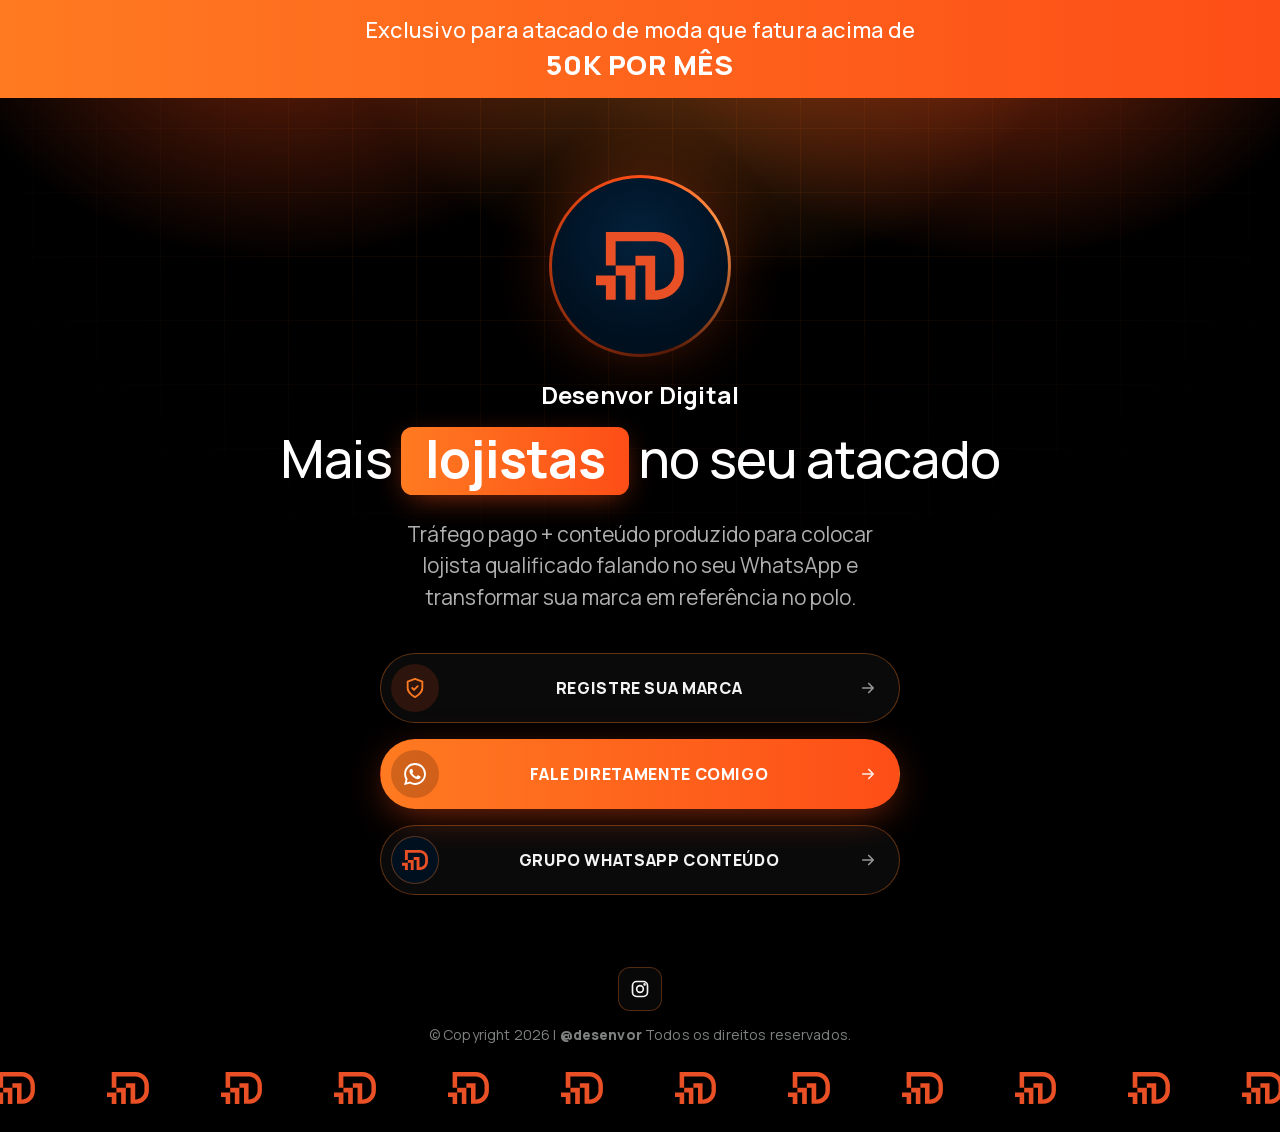
<file: index.html>
<!doctype html>
<html lang="pt-BR">
<head>
  <meta charset="utf-8" />
  <meta name="viewport" content="width=device-width, initial-scale=1, viewport-fit=cover" />
  <title>Desenvor Digital | Mais lojistas no seu atacado</title>
  <meta name="description" content="Tráfego pago + conteúdo produzido para colocar lojista qualificado falando no seu WhatsApp. Exclusivo para atacado de moda que fatura acima de 50K por mês." />
  <meta name="theme-color" content="#000000" />
  <meta name="color-scheme" content="dark" />
  <link rel="canonical" href="https://bio.desenvor.com.br/" />

  <!-- Compartilhamento (WhatsApp, Instagram, Facebook) -->
  <meta property="og:type" content="website" />
  <meta property="og:locale" content="pt_BR" />
  <meta property="og:site_name" content="Desenvor Digital" />
  <meta property="og:url" content="https://bio.desenvor.com.br/" />
  <meta property="og:title" content="Desenvor Digital | Mais lojistas no seu atacado" />
  <meta property="og:description" content="Exclusivo para atacado de moda que fatura acima de 50K por mês." />
  <meta property="og:image" content="https://bio.desenvor.com.br/assets/og-image.png" />
  <meta property="og:image:width" content="1200" />
  <meta property="og:image:height" content="630" />
  <meta name="twitter:card" content="summary_large_image" />

  <link rel="icon" href="/favicon.svg" type="image/svg+xml" />
  <link rel="apple-touch-icon" href="/assets/apple-touch-icon.png" />
  <link rel="manifest" href="/site.webmanifest" />

  <link rel="preload" href="/fonts/manrope-latin.woff2" as="font" type="font/woff2" crossorigin />
  <link rel="stylesheet" href="/css/style.css?v=202609280932" />

  <script type="application/ld+json">
  {
    "@context": "https://schema.org",
    "@type": "Organization",
    "name": "Desenvor Digital",
    "url": "https://bio.desenvor.com.br/",
    "logo": "https://bio.desenvor.com.br/assets/logo.svg",
    "sameAs": ["https://www.instagram.com/desenvor/"]
  }
  </script>
</head>
<body>
  <div class="grade" aria-hidden="true"></div>
  <div class="brilho" aria-hidden="true"></div>

  <div class="barra">
    Exclusivo para atacado de moda que fatura acima de
    <strong>50K POR MÊS</strong>
  </div>

  <main>
    <div class="avatar entra" style="--d:0"><img src="/assets/logo.svg" width="250" height="193" alt="Logo Desenvor Digital" /></div>
    <p class="nome entra" style="--d:1">Desenvor Digital</p>

    <h1 class="entra" style="--d:2">
      <span class="sr-only">Mais lojistas no seu atacado</span>
      <span aria-hidden="true"><span class="junto">Mais <span class="rotativo"><span class="palavra ativa">lojistas</span><span class="palavra">pedidos</span><span class="palavra">vendas</span><span class="palavra">clientes</span></span></span> <span class="junto">no seu atacado</span></span>
    </h1>
    <p class="sub entra" style="--d:3">Tráfego pago + conteúdo produzido para colocar lojista qualificado falando no seu WhatsApp e transformar sua marca em referência no polo.</p>

    <ul class="links">
      <li class="entra" style="--d:4">
        <a class="btn" data-evento="clique_registro_marca" href="https://wa.me/5581973188794?text=Ol%C3%A1%21%20Quero%20registrar%20minha%20marca." target="_blank" rel="noopener">
          <span class="ico" aria-hidden="true">
            <svg width="22" height="22" viewBox="0 0 24 24" fill="none" stroke="currentColor" stroke-width="2" stroke-linecap="round" stroke-linejoin="round"><path d="M12 22s8-4 8-10V5l-8-3-8 3v7c0 6 8 10 8 10z"/><path d="m9 12 2 2 4-4"/></svg>
          </span>
          <span class="rotulo">REGISTRE SUA MARCA</span>
          <svg class="seta" width="18" height="18" viewBox="0 0 24 24" fill="none" stroke="currentColor" stroke-width="2.2" stroke-linecap="round" stroke-linejoin="round" aria-hidden="true"><path d="M5 12h14M13 6l6 6-6 6"/></svg>
        </a>
      </li>
      <li class="entra" style="--d:5">
        <a class="btn principal" data-evento="clique_fale_comigo" href="https://wa.me/558181697148?text=Ol%C3%A1%2C%20Carlos%21%20Vim%20pelo%20link%20da%20bio%20da%20Desenvor." target="_blank" rel="noopener">
          <span class="ico" aria-hidden="true">
            <svg width="22" height="22" viewBox="0 0 24 24" fill="currentColor"><path d="M17.47 14.38c-.3-.15-1.76-.87-2.03-.97-.27-.1-.47-.15-.67.15-.2.3-.77.97-.94 1.17-.17.2-.35.22-.64.07-.3-.15-1.26-.46-2.4-1.48-.88-.79-1.48-1.76-1.66-2.06-.17-.3-.02-.46.13-.6.13-.14.3-.35.45-.52.15-.17.2-.3.3-.5.1-.2.05-.37-.03-.52-.07-.15-.67-1.61-.92-2.2-.24-.58-.49-.5-.67-.51h-.57c-.2 0-.52.07-.8.37-.27.3-1.04 1.02-1.04 2.48 0 1.46 1.07 2.88 1.21 3.07.15.2 2.1 3.2 5.08 4.49.71.3 1.26.49 1.7.63.71.22 1.36.19 1.87.12.57-.09 1.76-.72 2.01-1.41.25-.7.25-1.29.17-1.41-.07-.13-.27-.2-.57-.35zM12.05 21.8h-.01a9.8 9.8 0 0 1-5-1.37l-.36-.21-3.72.97 1-3.62-.24-.37a9.8 9.8 0 0 1-1.5-5.22c0-5.42 4.41-9.83 9.84-9.83a9.8 9.8 0 0 1 6.95 2.88 9.77 9.77 0 0 1 2.88 6.96c0 5.42-4.42 9.82-9.84 9.82zm8.37-18.2A11.76 11.76 0 0 0 12.05.13C5.5.13.17 5.46.17 12.01c0 2.1.55 4.14 1.59 5.94L.07 24.1l6.3-1.65a11.87 11.87 0 0 0 5.68 1.45h.01c6.55 0 11.88-5.33 11.88-11.88 0-3.17-1.24-6.16-3.48-8.4z"/></svg>
          </span>
          <span class="rotulo">FALE DIRETAMENTE COMIGO</span>
          <svg class="seta" width="18" height="18" viewBox="0 0 24 24" fill="none" stroke="currentColor" stroke-width="2.2" stroke-linecap="round" stroke-linejoin="round" aria-hidden="true"><path d="M5 12h14M13 6l6 6-6 6"/></svg>
        </a>
      </li>
      <li class="entra" style="--d:6">
        <a class="btn" data-evento="clique_grupo_whatsapp" href="https://chat.whatsapp.com/BzCXNGBfLhtLmi2dxhSK84" target="_blank" rel="noopener">
          <span class="ico ico-logo" aria-hidden="true"><img src="/assets/logo.svg" width="250" height="193" alt="" /></span>
          <span class="rotulo">GRUPO WHATSAPP CONTEÚDO</span>
          <svg class="seta" width="18" height="18" viewBox="0 0 24 24" fill="none" stroke="currentColor" stroke-width="2.2" stroke-linecap="round" stroke-linejoin="round" aria-hidden="true"><path d="M5 12h14M13 6l6 6-6 6"/></svg>
        </a>
      </li>
    </ul>
  </main>


  <footer class="entra" style="--d:7">
    <a class="social" data-evento="clique_instagram" href="https://www.instagram.com/desenvor/" target="_blank" rel="noopener" aria-label="Instagram @desenvor">
      <svg width="20" height="20" viewBox="0 0 24 24" fill="none" stroke="currentColor" stroke-width="2" stroke-linecap="round" stroke-linejoin="round" aria-hidden="true"><rect x="3" y="3" width="18" height="18" rx="5"/><circle cx="12" cy="12" r="4"/><circle cx="17.5" cy="6.5" r=".6" fill="currentColor"/></svg>
    </a>
    <span>© Copyright 2026 | <b>@desenvor</b> Todos os direitos reservados.</span>
  </footer>

  <!-- Faixa com a logo passando (LogoLoop) -->
  <section class="logoloop logoloop--fade entra" style="--d:8" aria-label="Desenvor Digital">
    <div class="logoloop__track">
      <ul class="logoloop__list" role="list">
        <li class="logoloop__item"><img src="/assets/logo.svg" width="250" height="193" alt="" draggable="false" /></li>
      </ul>
    </div>
  </section>

  <script src="/js/main.js?v=202609280932" defer></script>
</body>
</html>
</file>
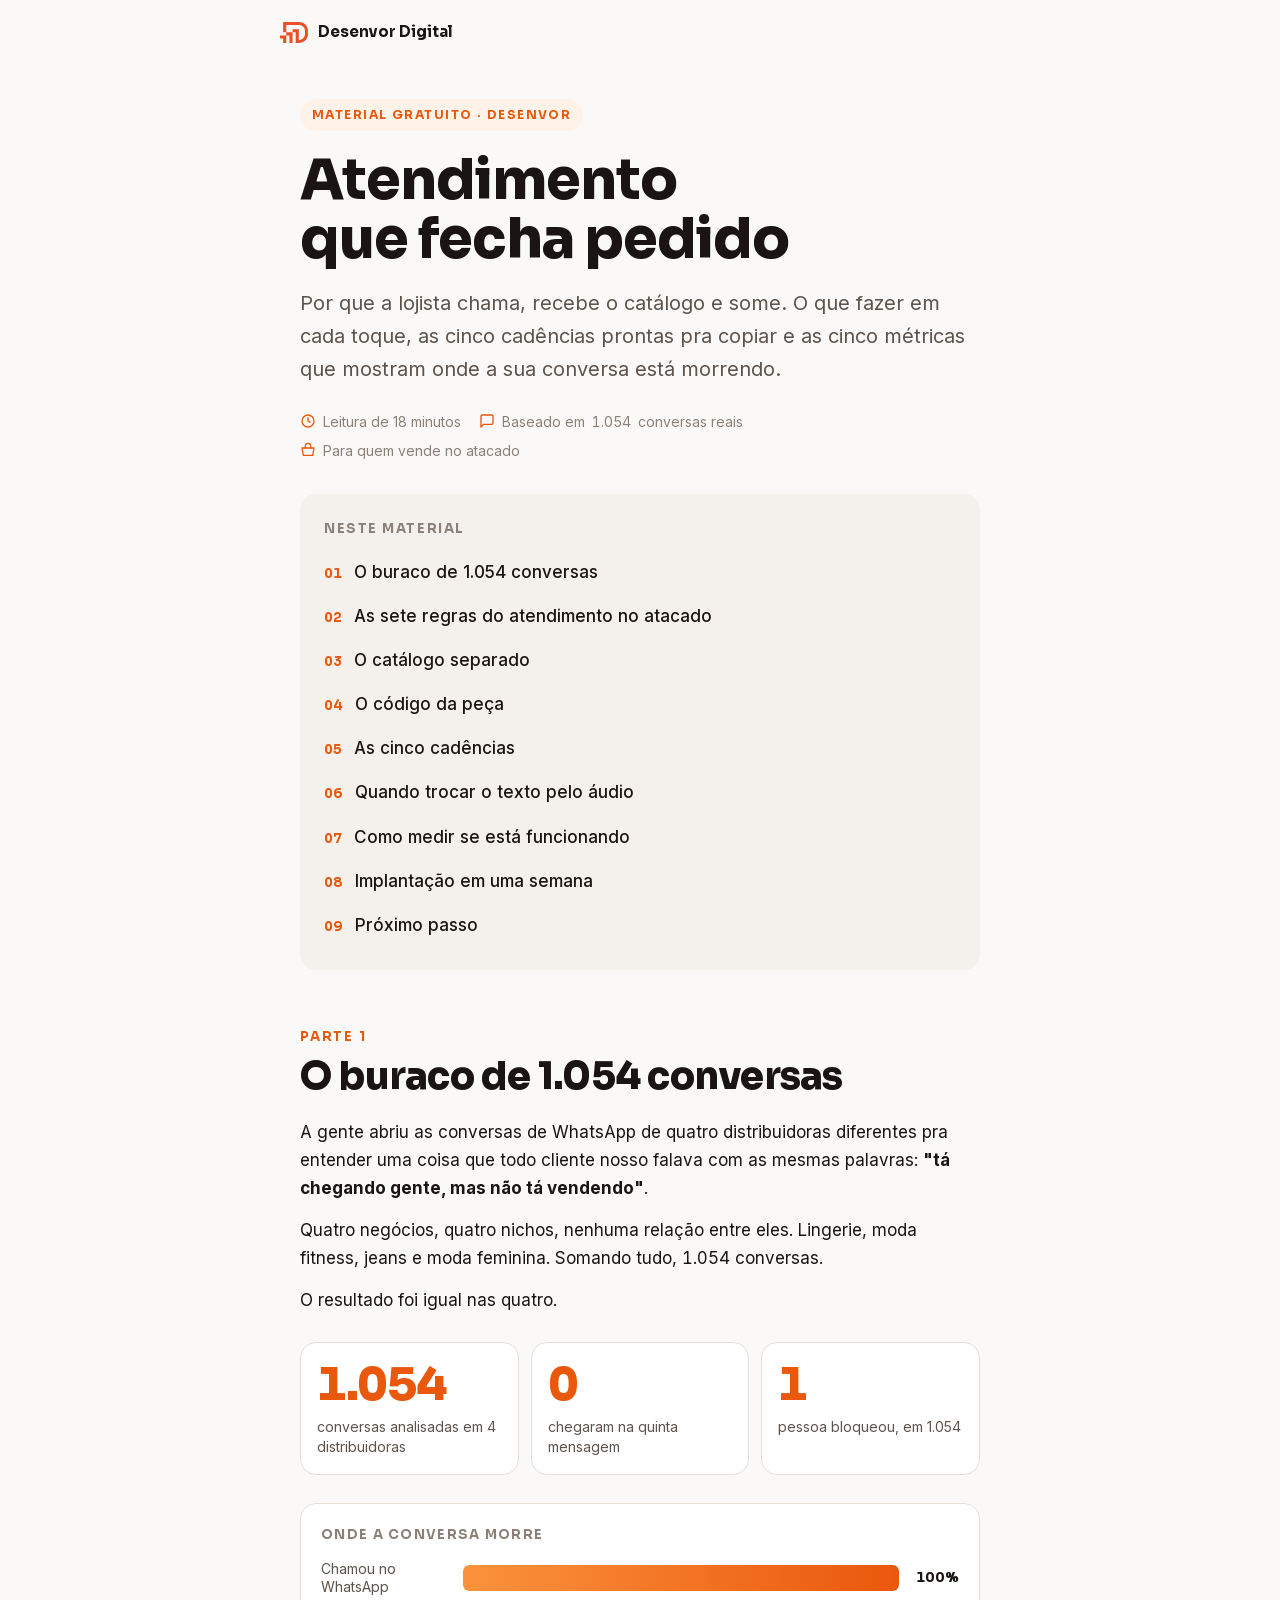
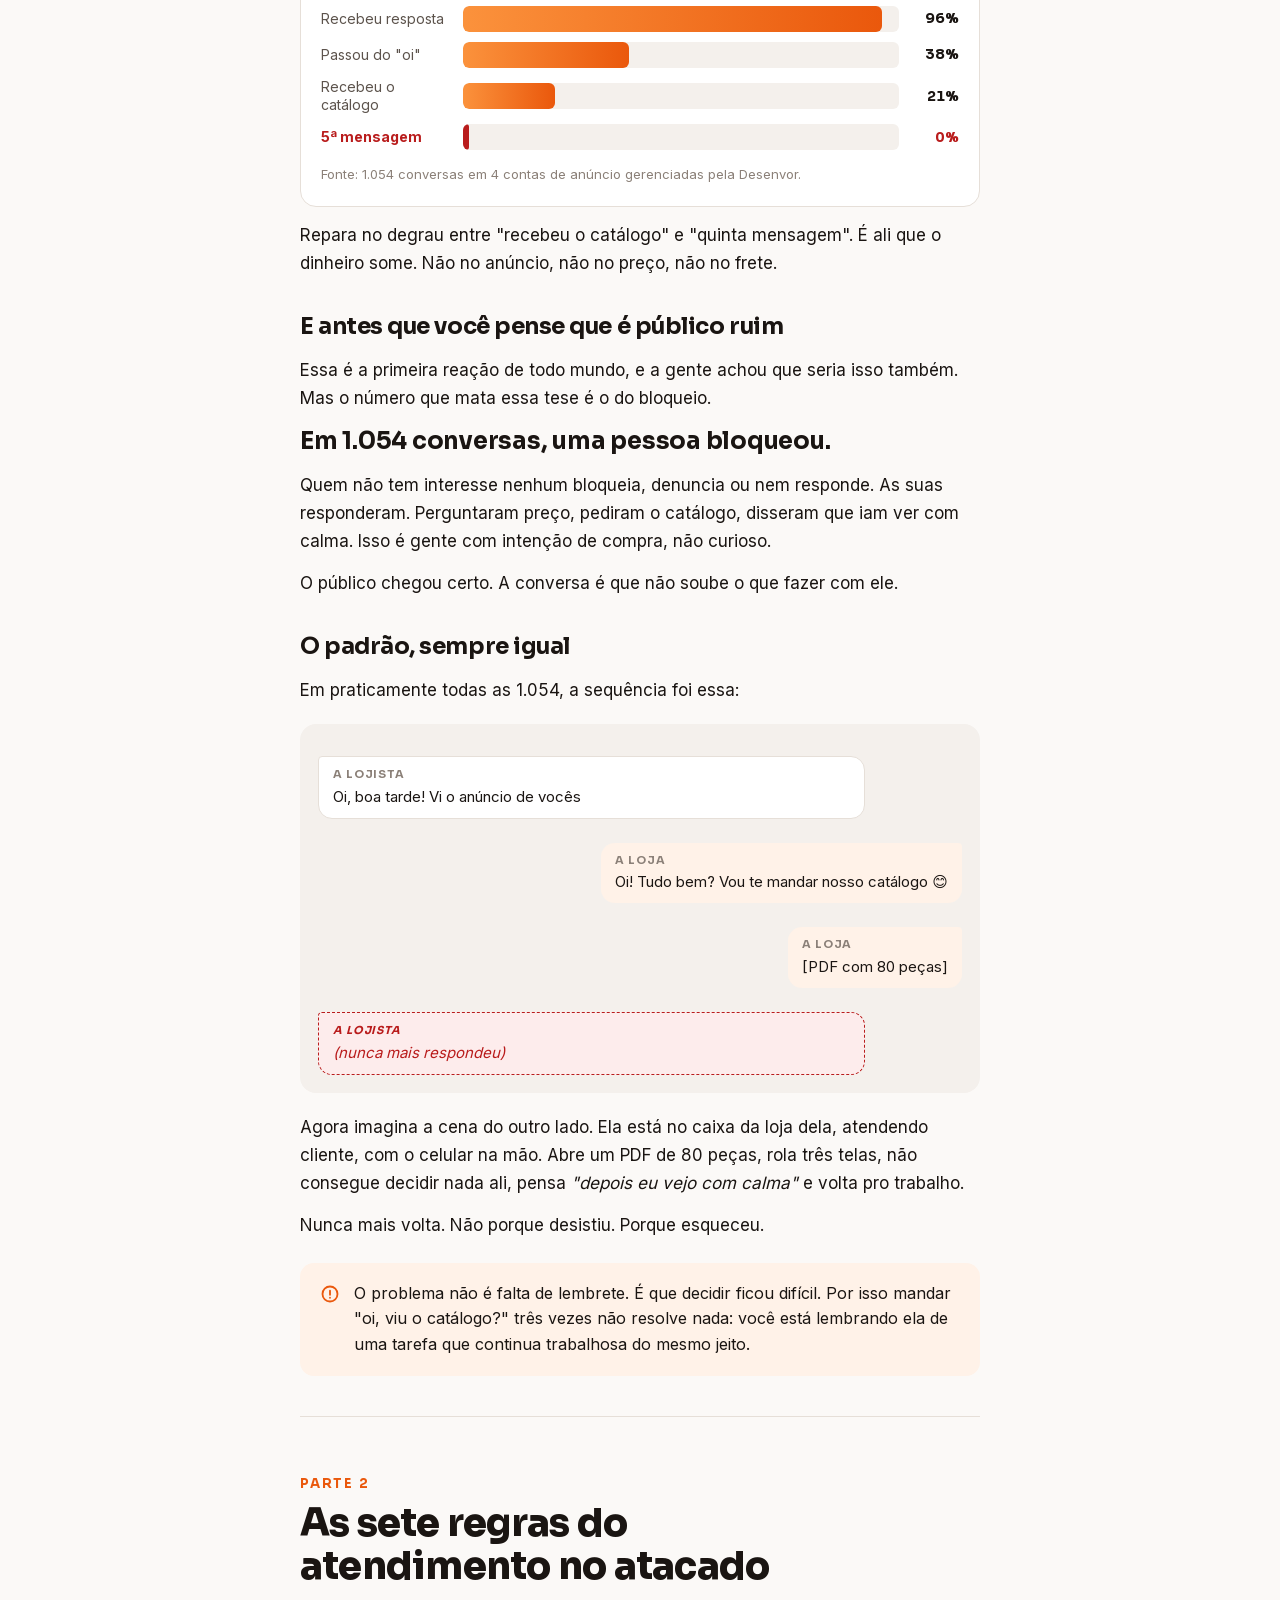
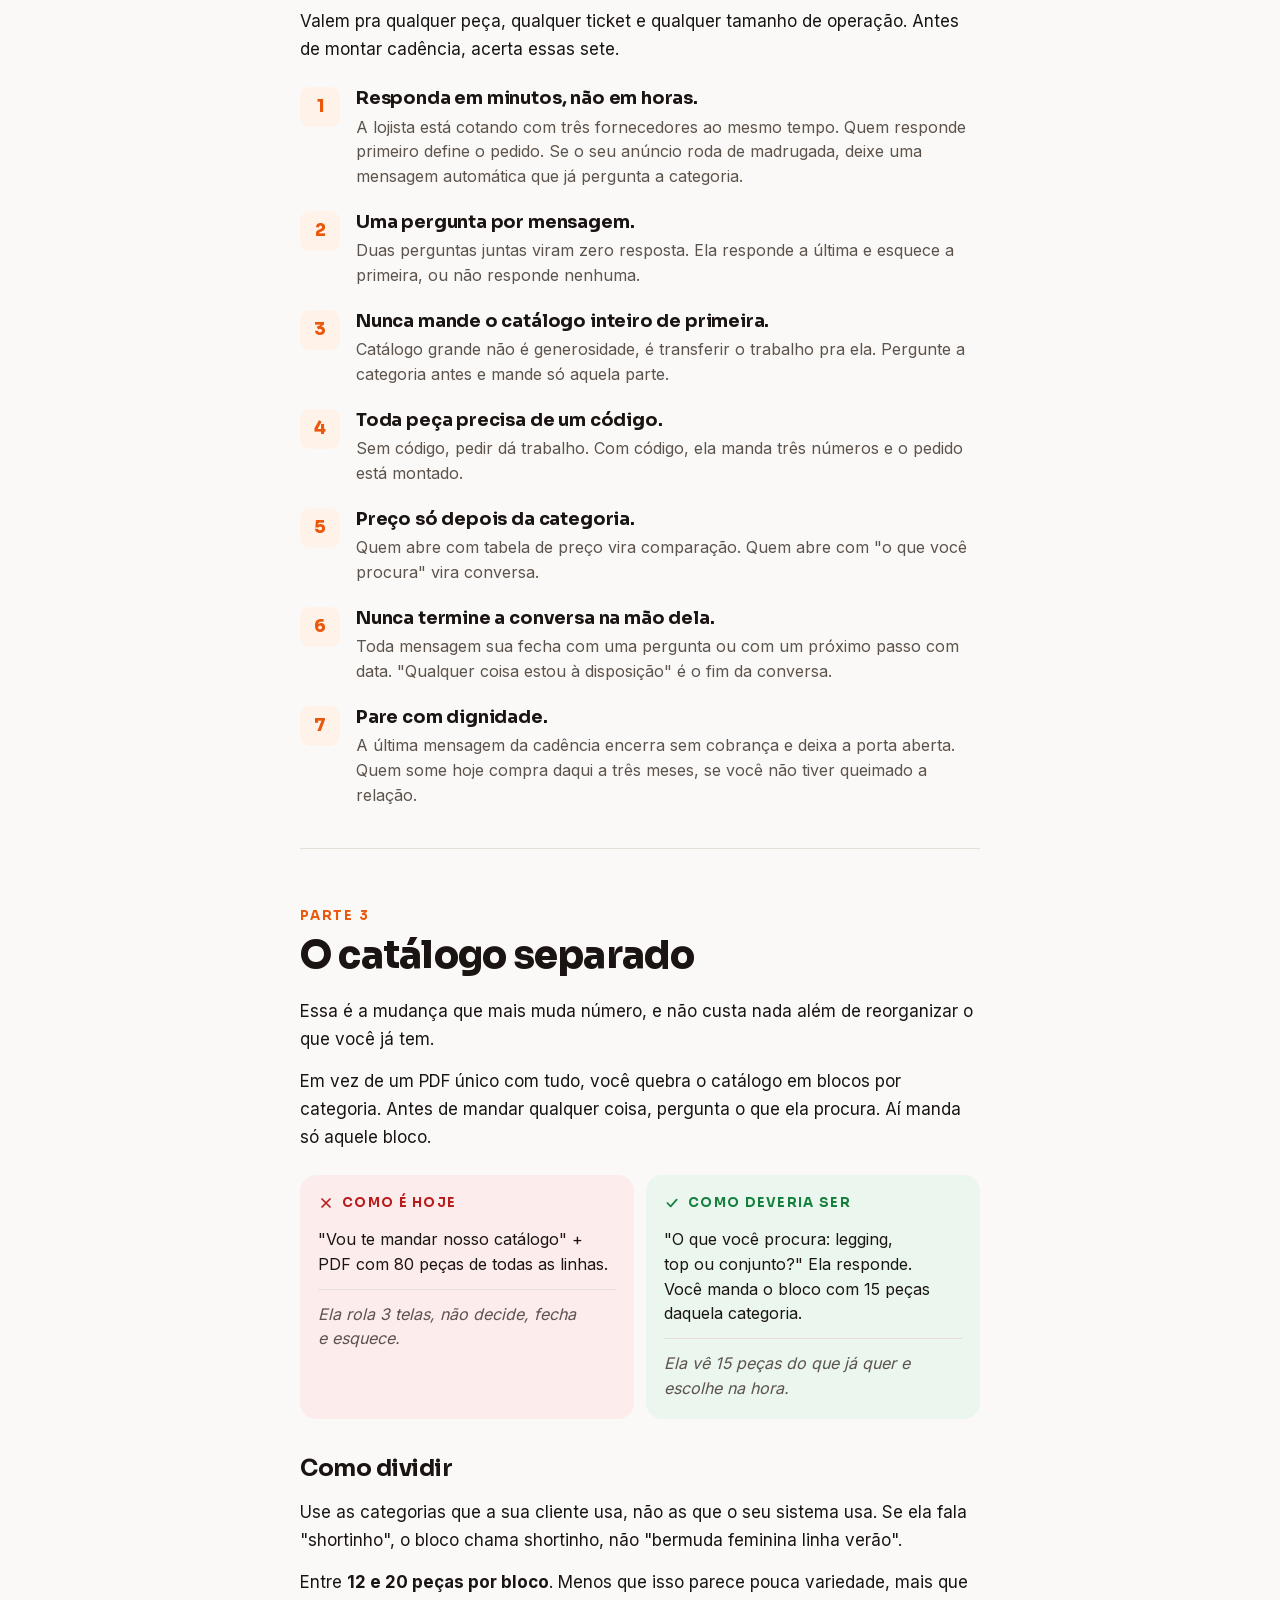
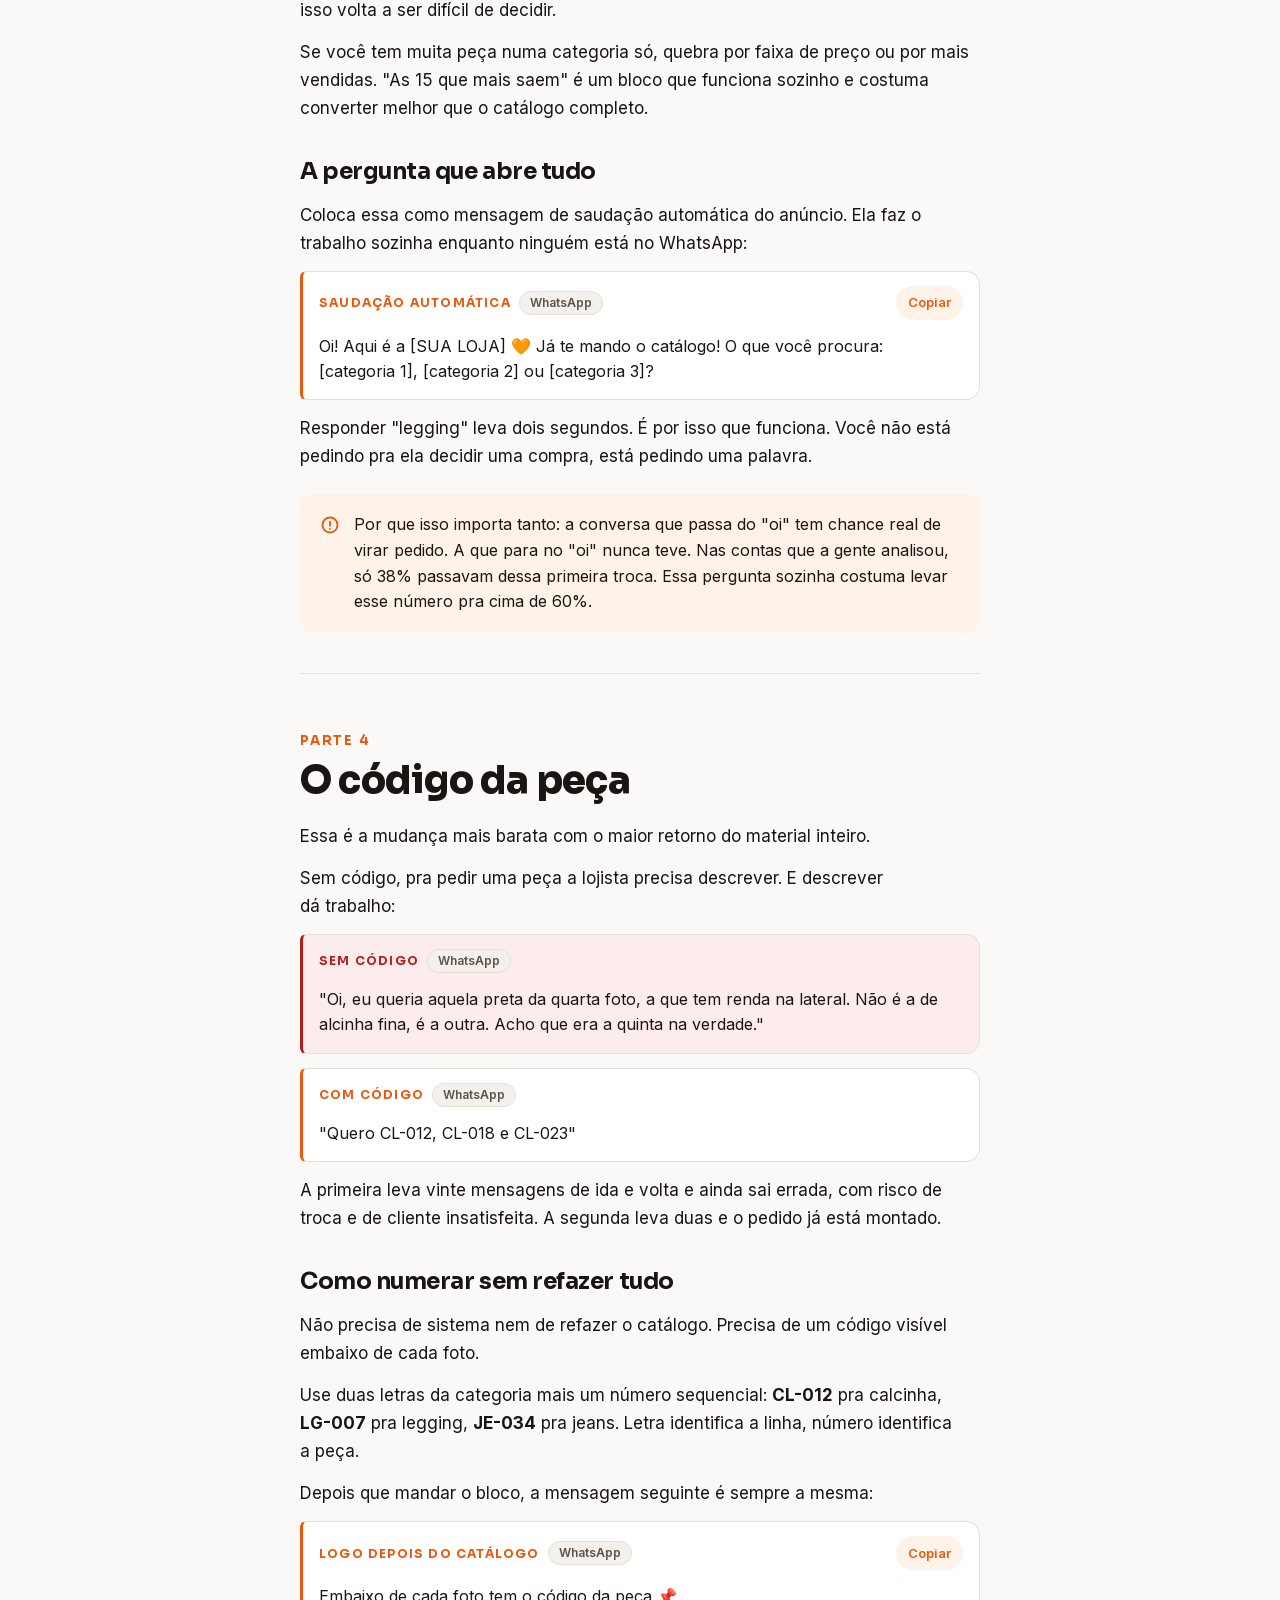
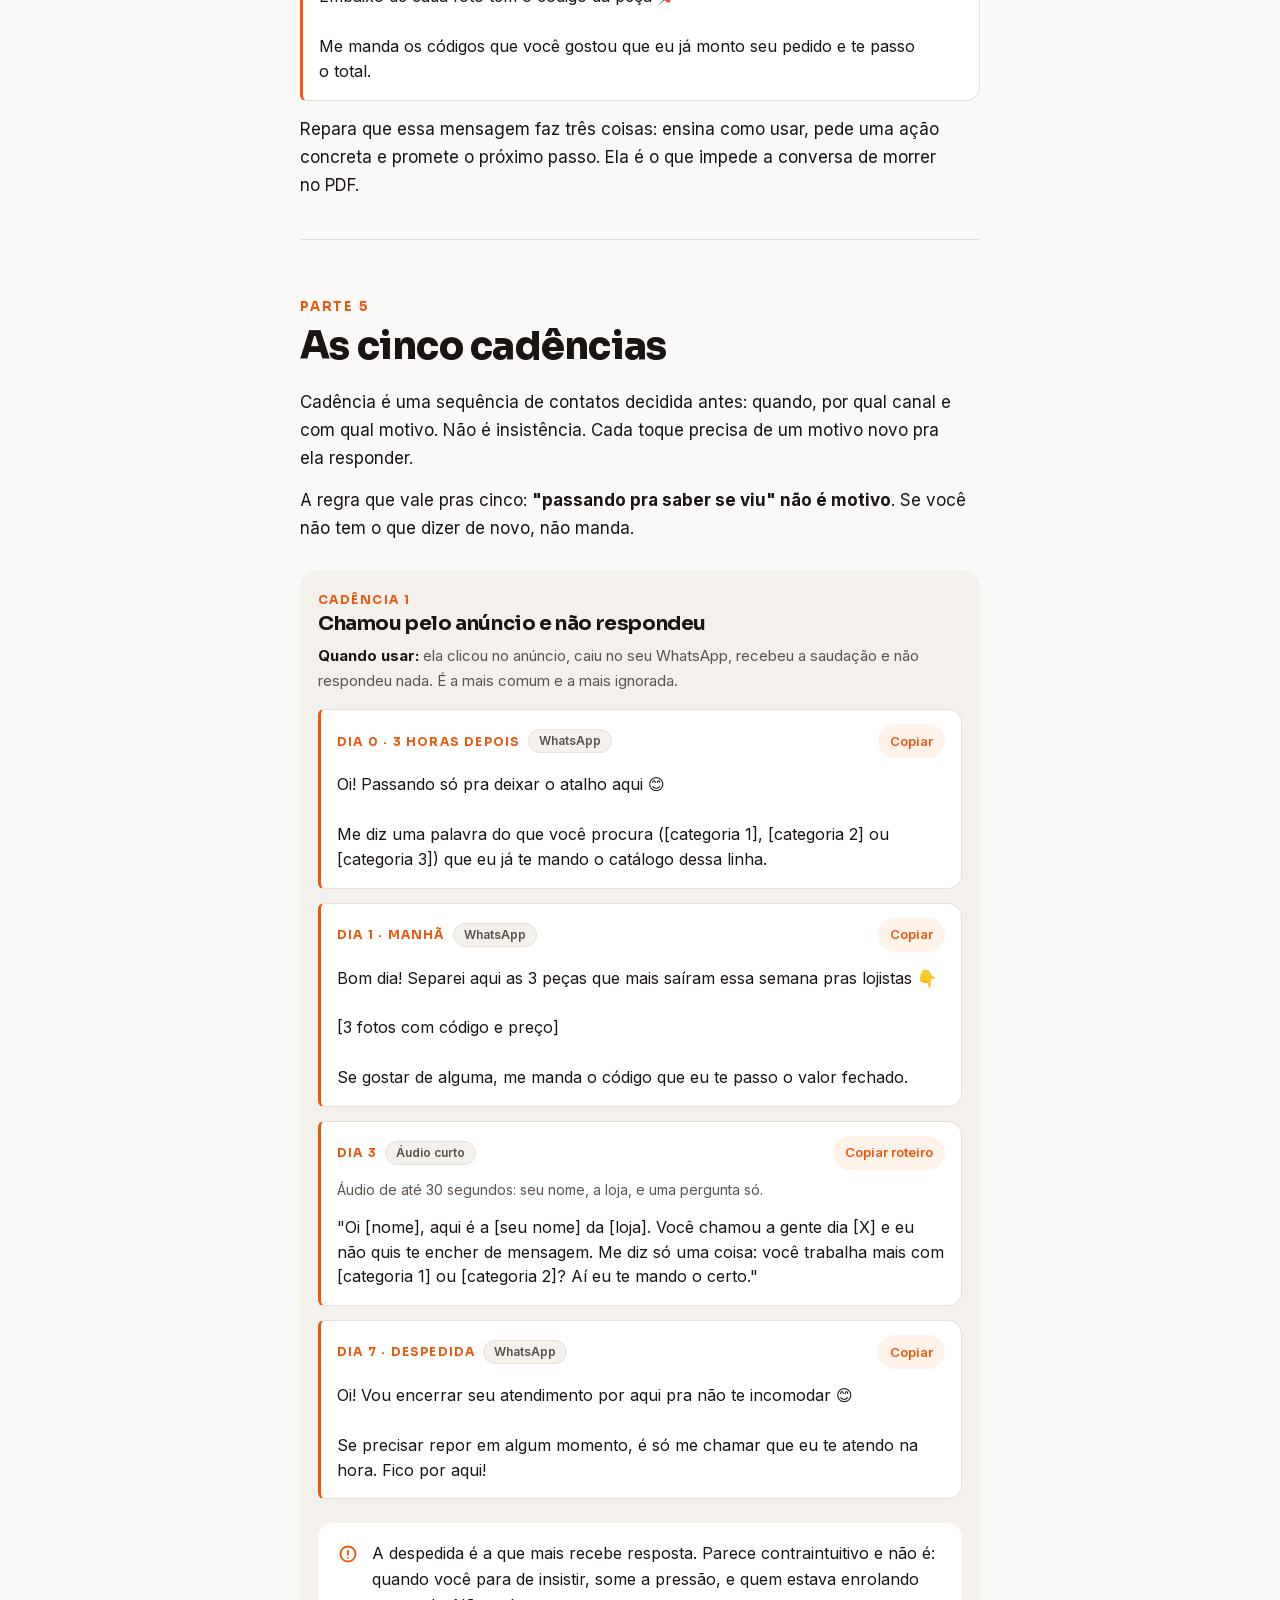
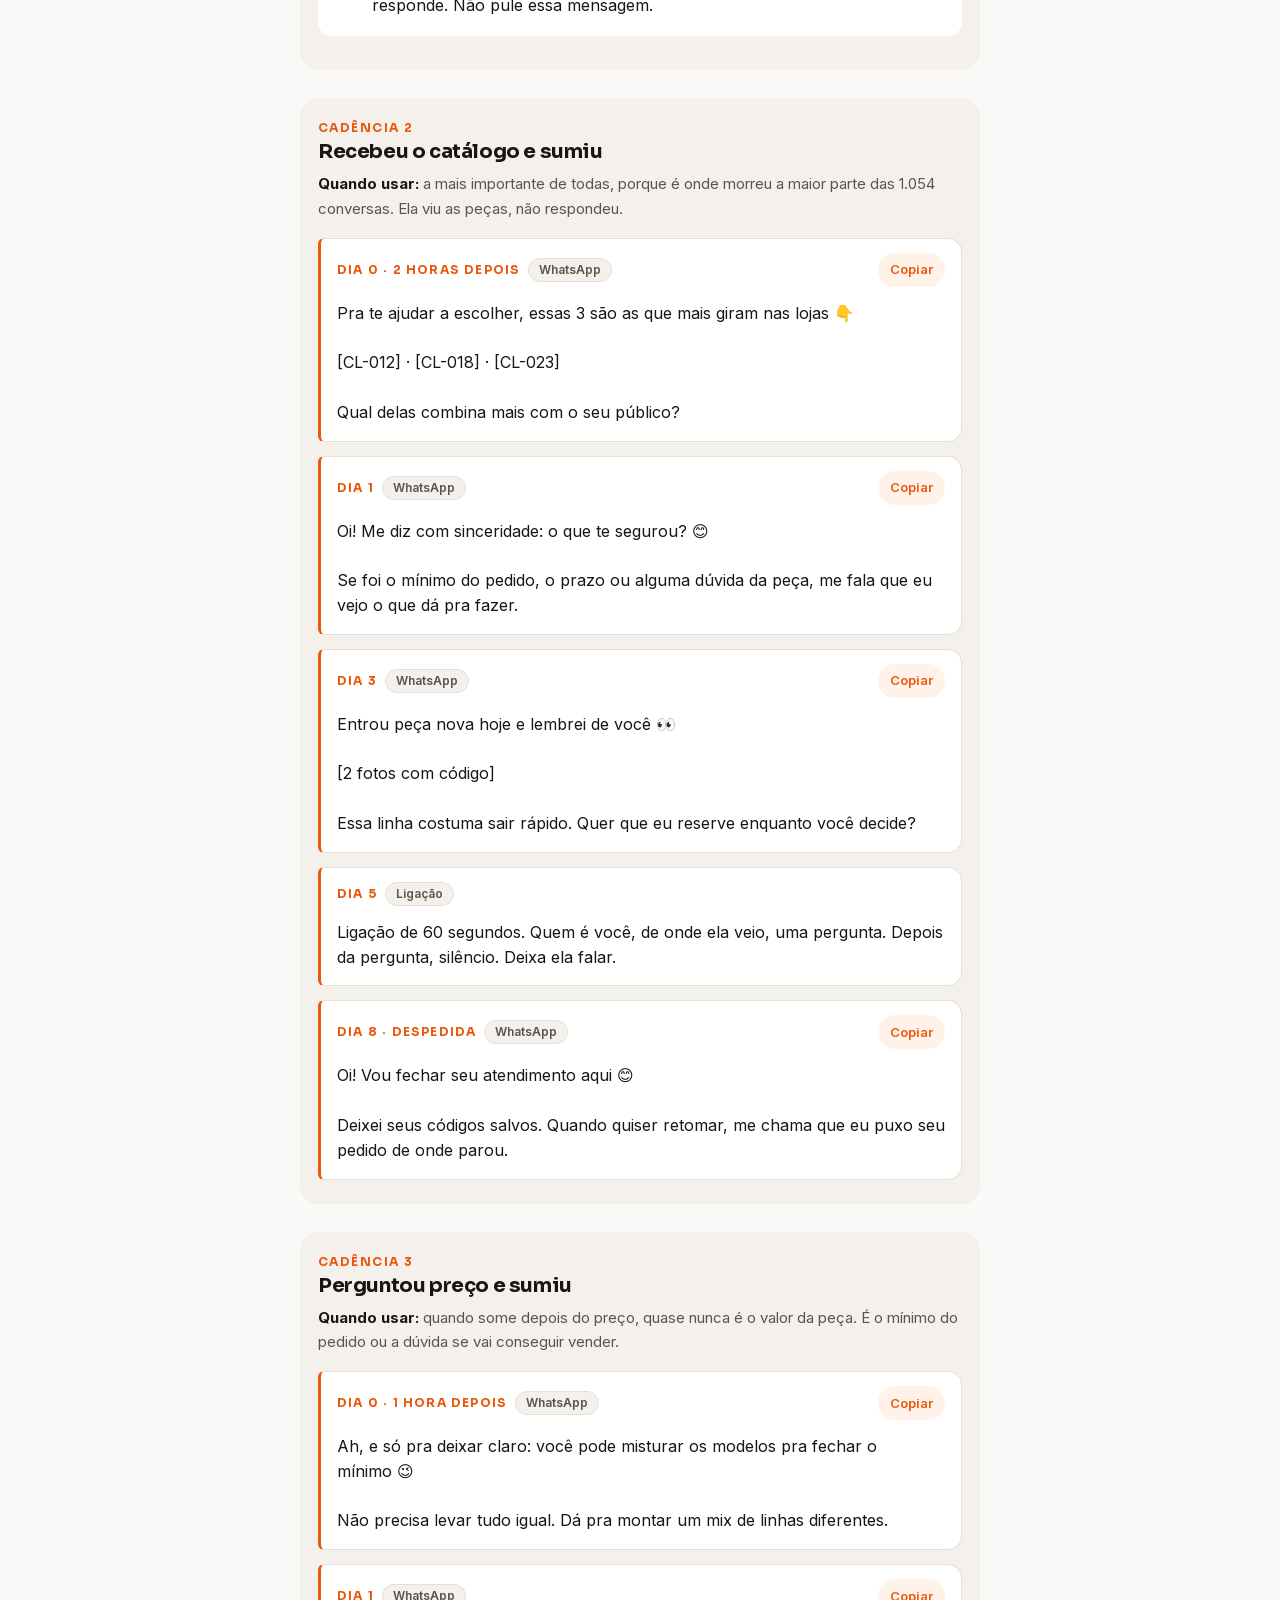
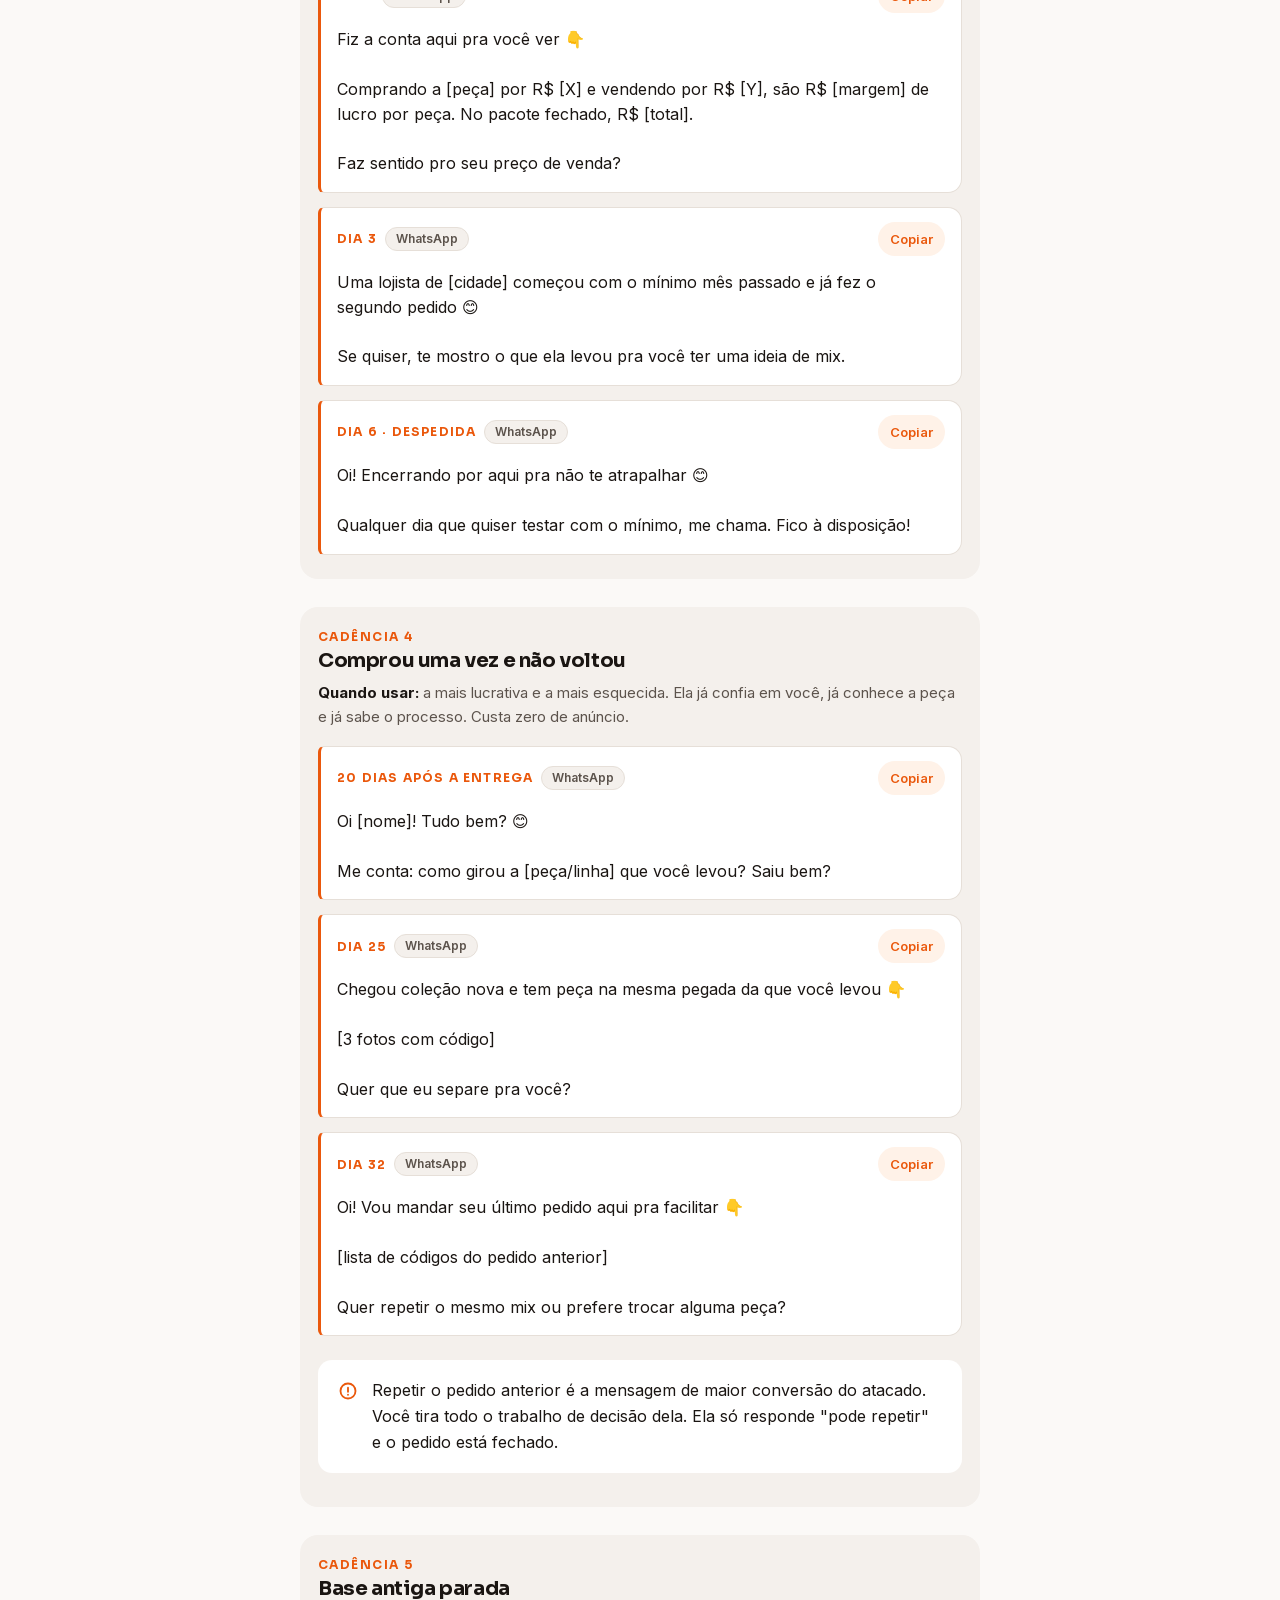
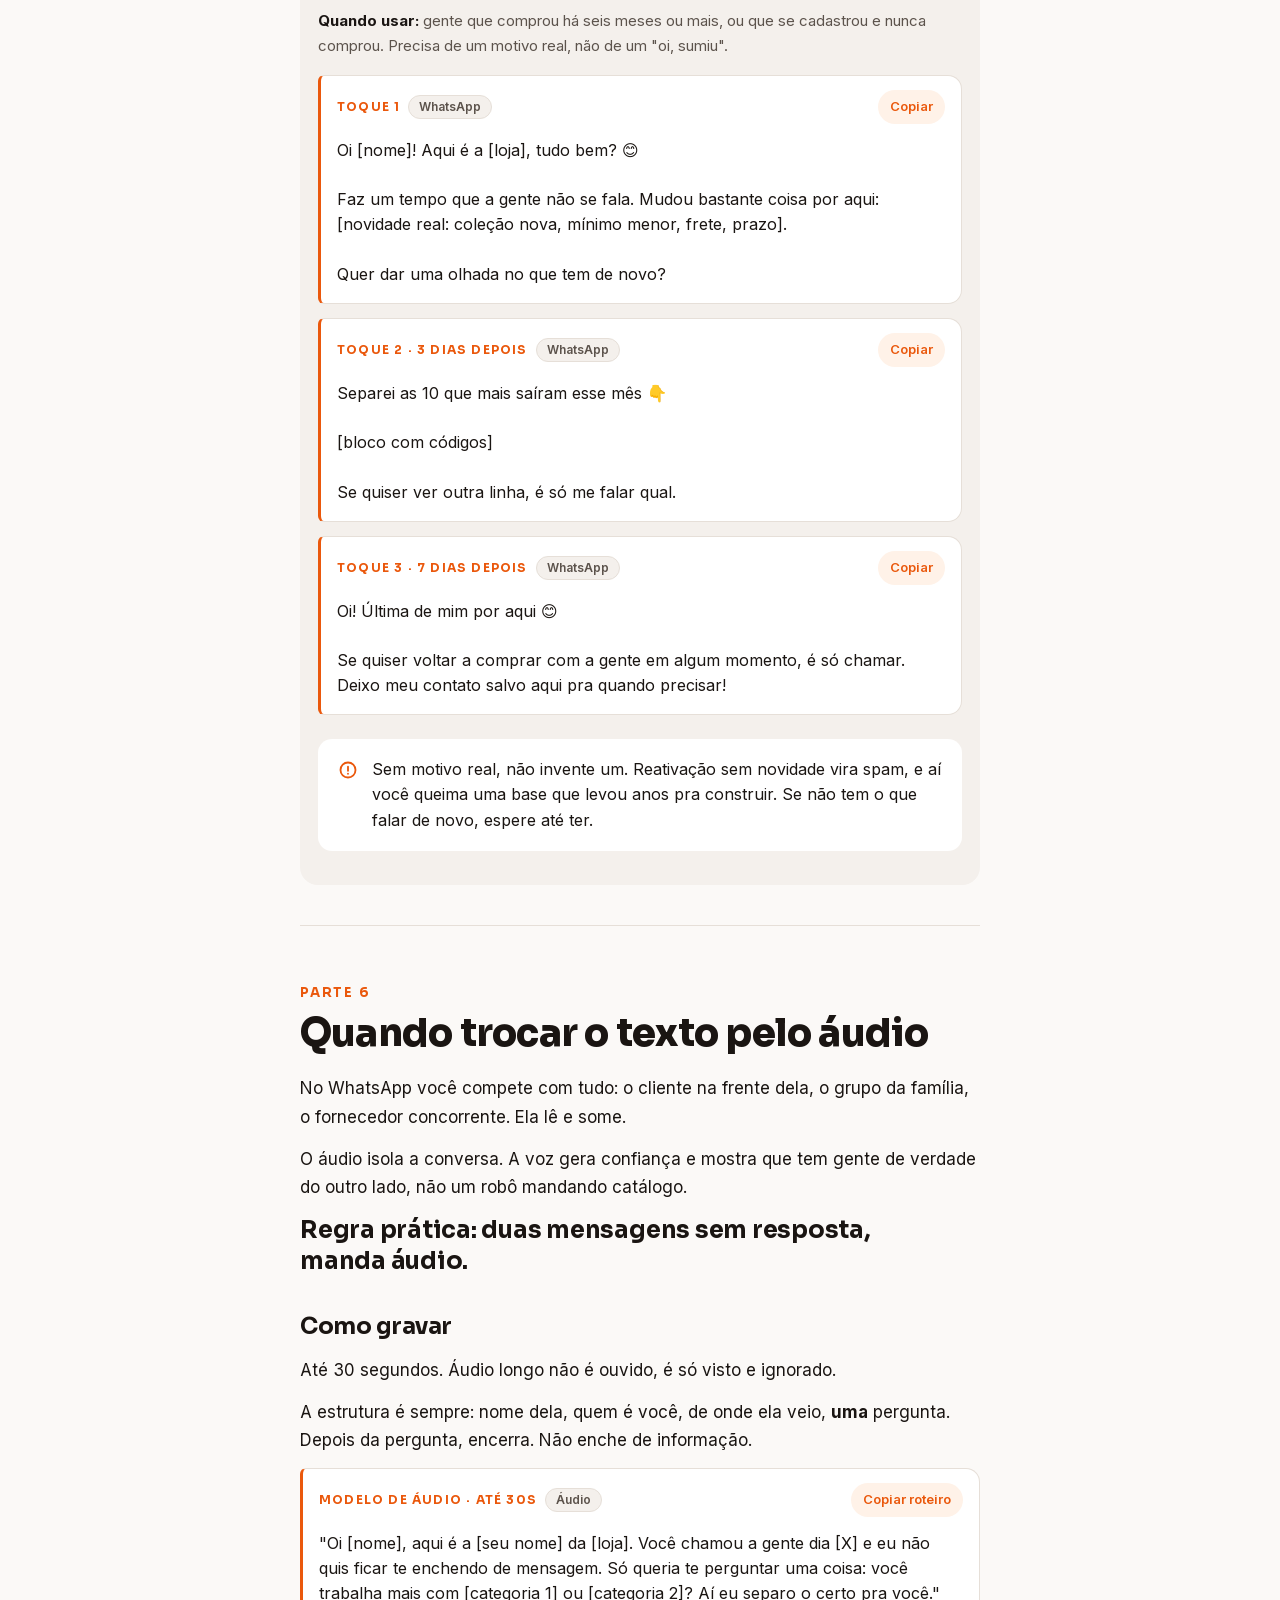
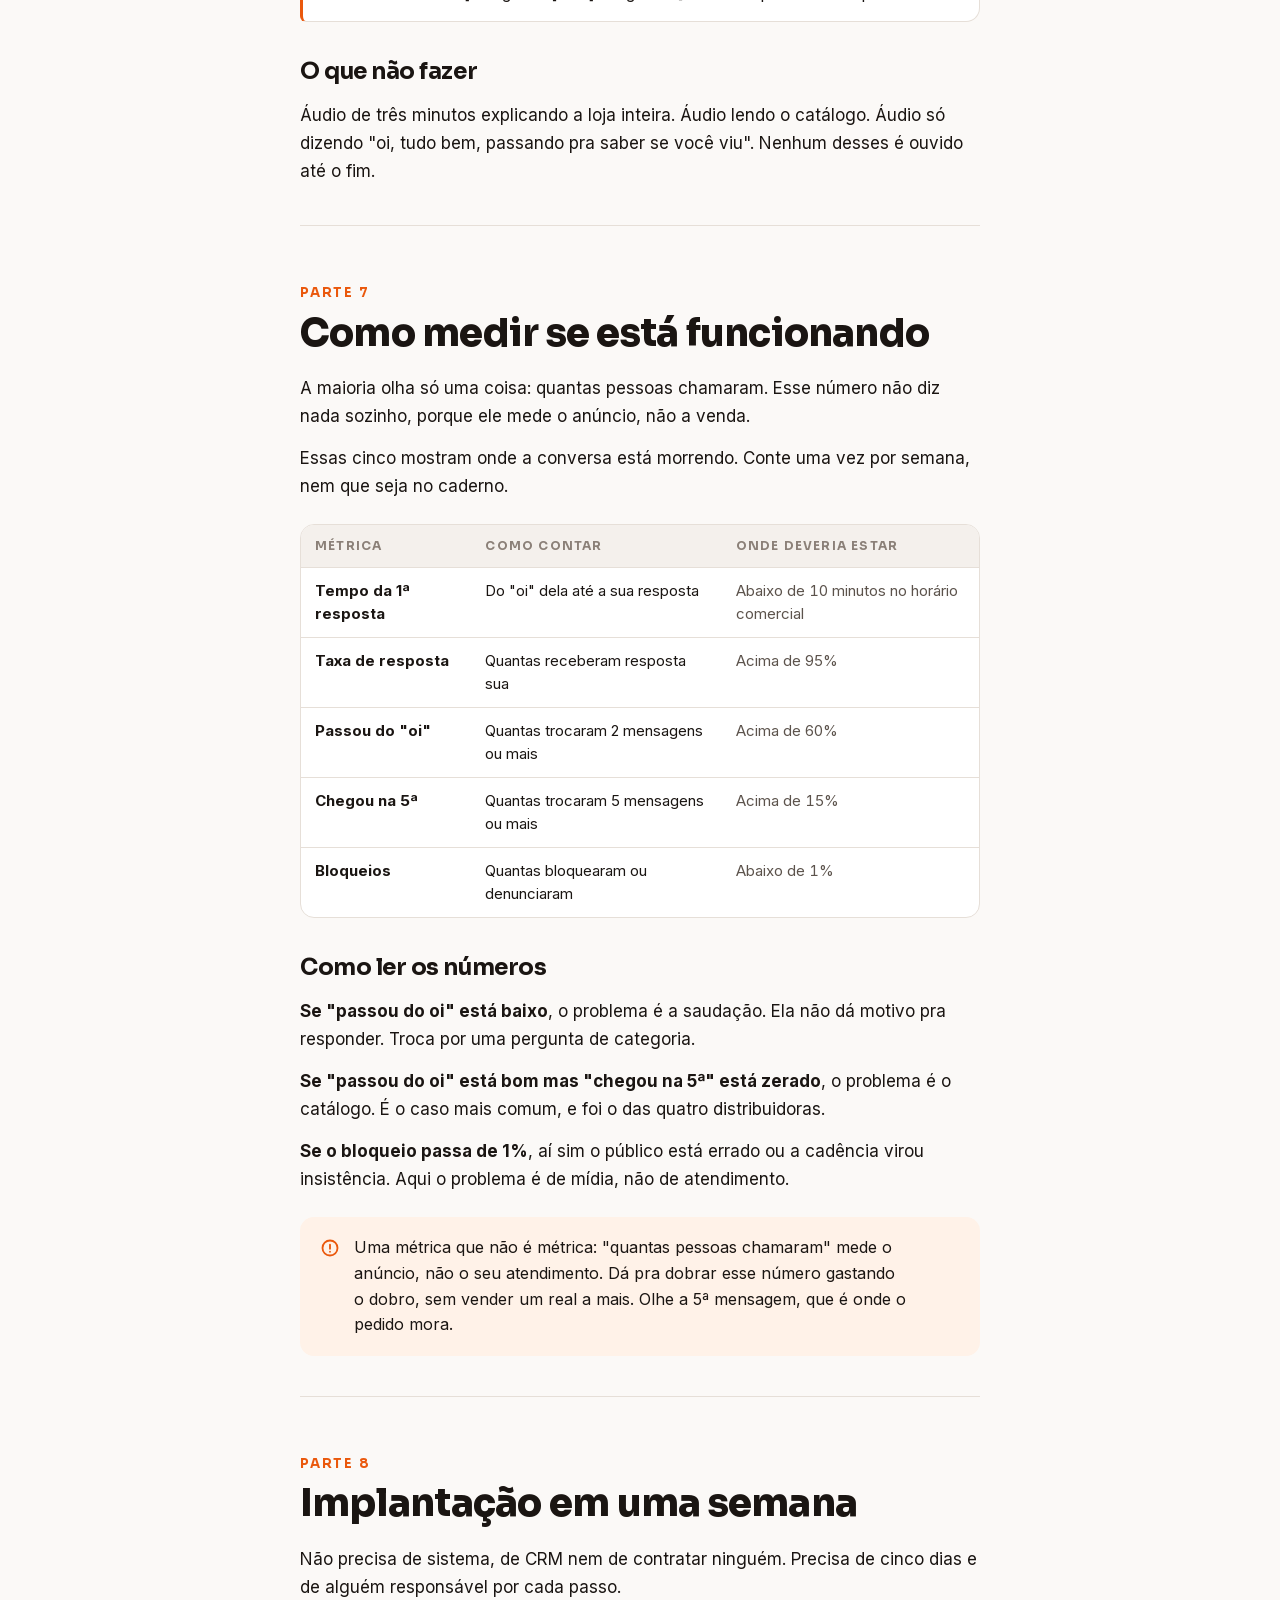
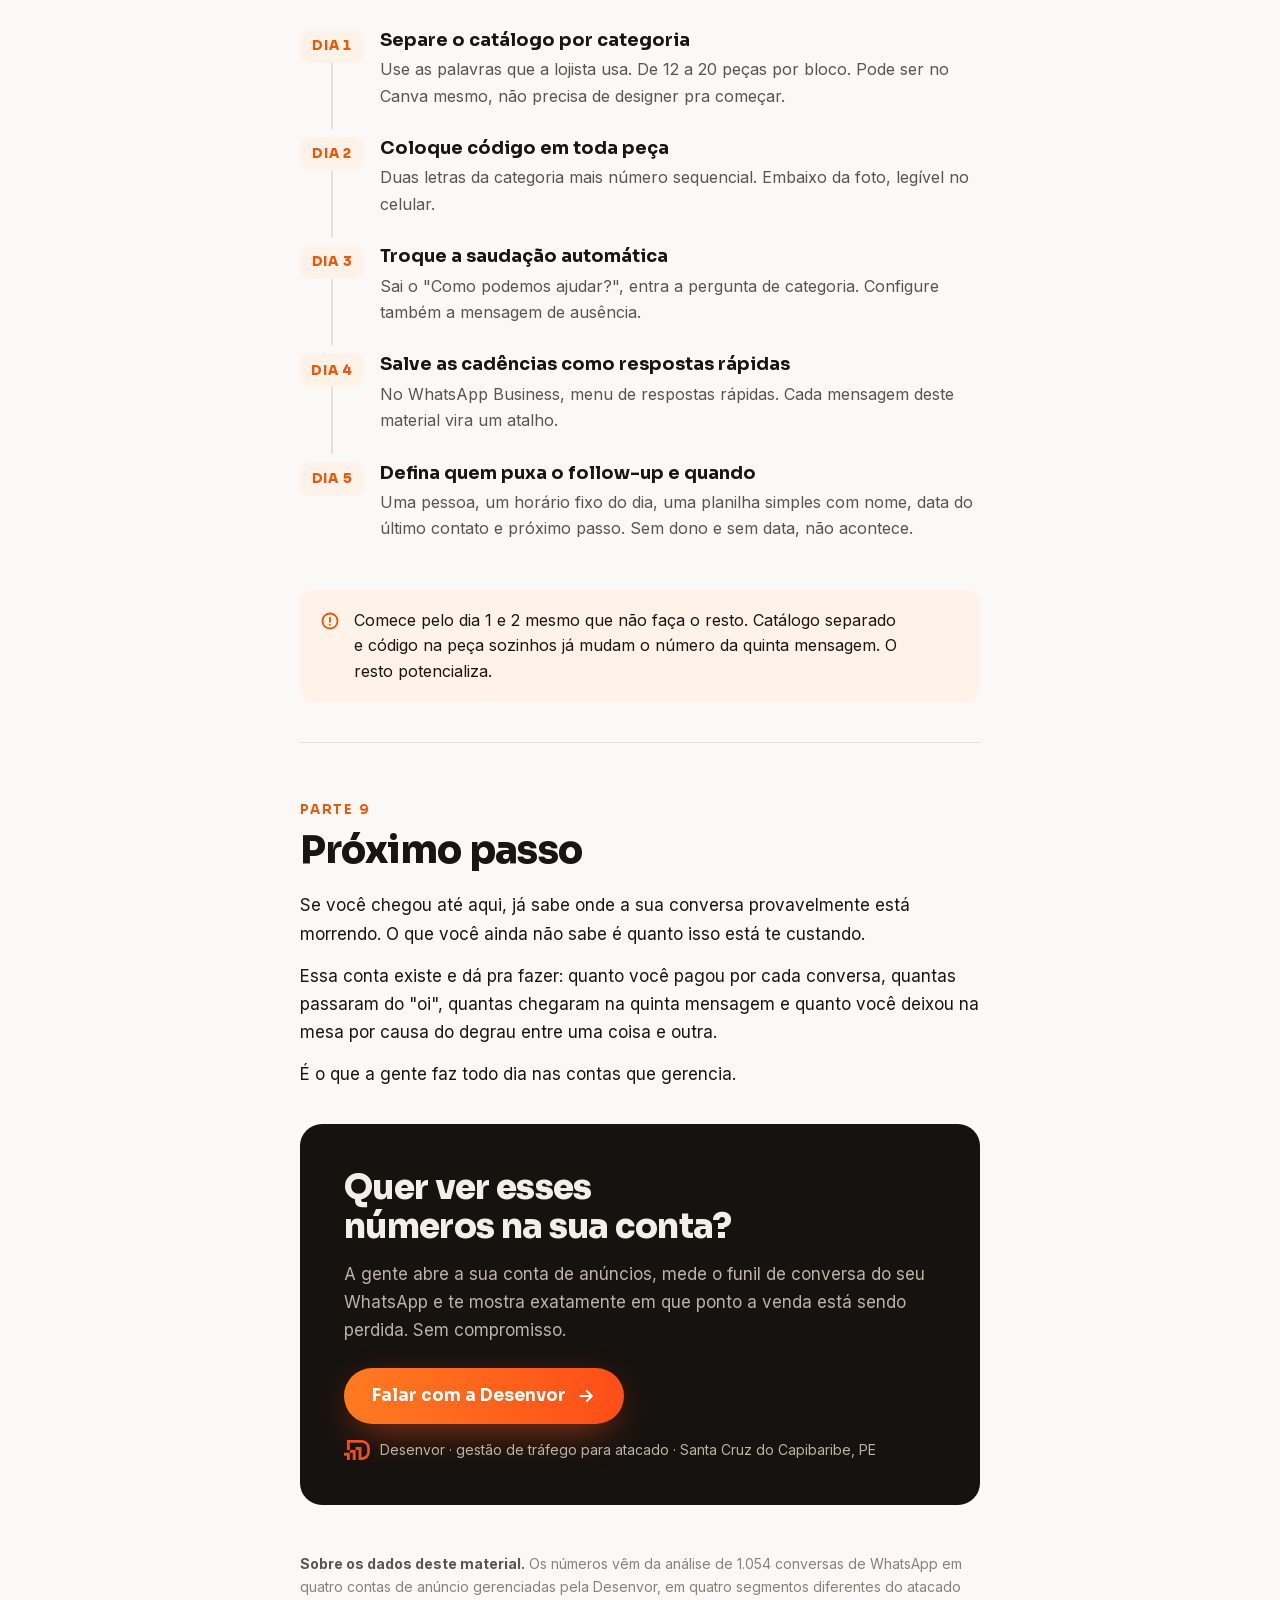
<file: atendimento-que-fecha-pedido.html>
<!doctype html>
<html lang="pt-BR">
<head>
  <meta charset="utf-8" />
  <meta name="viewport" content="width=device-width, initial-scale=1, viewport-fit=cover" />
  <title>Atendimento que fecha pedido | Desenvor</title>
  <meta name="description" content="Por que a lojista chama, recebe o catálogo e some. O método completo com 5 cadências prontas, baseado em 1.054 conversas reais de distribuidoras de atacado." />
  <meta name="color-scheme" content="light dark" />
  <meta name="theme-color" content="#FBF9F7" media="(prefers-color-scheme: light)" />
  <meta name="theme-color" content="#15120F" media="(prefers-color-scheme: dark)" />
  <link rel="canonical" href="https://bio.desenvor.com.br/atendimento-que-fecha-pedido" />

  <meta property="og:type" content="article" />
  <meta property="og:locale" content="pt_BR" />
  <meta property="og:site_name" content="Desenvor Digital" />
  <meta property="og:url" content="https://bio.desenvor.com.br/atendimento-que-fecha-pedido" />
  <meta property="og:title" content="Atendimento que fecha pedido | Desenvor" />
  <meta property="og:description" content="Por que a lojista chama, recebe o catálogo e some. 5 cadências prontas pra copiar, baseadas em 1.054 conversas reais." />
  <meta property="og:image" content="https://bio.desenvor.com.br/assets/og-atendimento.png" />
  <meta property="og:image:width" content="1200" />
  <meta property="og:image:height" content="630" />
  <meta name="twitter:card" content="summary_large_image" />

  <link rel="icon" href="/favicon.svg" type="image/svg+xml" />
  <link rel="apple-touch-icon" href="/assets/apple-touch-icon.png" />
  <link rel="preload" href="/fonts/inter-latin.woff2" as="font" type="font/woff2" crossorigin />
  <link rel="preload" href="/fonts/sora-latin.woff2" as="font" type="font/woff2" crossorigin />

  <style>
    /* Fontes do Google Fonts, hospedadas no próprio site */
    @font-face {
      font-family: 'Sora'; font-style: normal; font-weight: 600 800; font-display: swap;
      src: url('/fonts/sora-latin.woff2') format('woff2');
    }
    @font-face {
      font-family: 'Inter'; font-style: normal; font-weight: 400 700; font-display: swap;
      src: url('/fonts/inter-latin.woff2') format('woff2');
    }

    /* ---------- Tokens: claro ---------- */
    :root {
      --bg: #FBF9F7;
      --surface: #FFFFFF;
      --surface-2: #F4F0EC;
      --ink: #1A1512;
      --ink-soft: #5C534C;
      --ink-faint: #8B8078;
      --line: #E6DFD8;
      --accent: #EA580C;
      --accent-soft: #FB923C;
      --accent-wash: #FFF2E8;
      --bad: #B91C1C;
      --bad-wash: #FDECEC;
      --good: #15803D;
      --good-wash: #EAF6EE;
      /* bloco do CTA: sempre escuro */
      --cta-bg: #15120F;
      --cta-ink: #F3EEE8;
      --cta-ink-soft: #BDB2A7;
      --on-accent: #FFFFFF;

      --display: 'Sora', system-ui, -apple-system, sans-serif;
      --corpo: 'Inter', system-ui, -apple-system, sans-serif;
      color-scheme: light;
    }

    /* ---------- Tokens: escuro ---------- */
    @media (prefers-color-scheme: dark) {
      :root:not([data-theme="light"]) {
        --bg: #15120F; --surface: #1E1A16; --surface-2: #272119;
        --ink: #F3EEE8; --ink-soft: #BDB2A7; --ink-faint: #8C8277;
        --line: #332C24; --accent: #FB923C; --accent-soft: #FDBA74;
        --accent-wash: #2A1A0D;
        --bad: #F87171; --bad-wash: #2C1616;
        --good: #4ADE80; --good-wash: #14241A;
        --cta-bg: #0E0B09; --on-accent: #1A1512;
        color-scheme: dark;
      }
    }
    :root[data-theme="dark"] {
      --bg: #15120F; --surface: #1E1A16; --surface-2: #272119;
      --ink: #F3EEE8; --ink-soft: #BDB2A7; --ink-faint: #8C8277;
      --line: #332C24; --accent: #FB923C; --accent-soft: #FDBA74;
      --accent-wash: #2A1A0D;
      --bad: #F87171; --bad-wash: #2C1616;
      --good: #4ADE80; --good-wash: #14241A;
      --cta-bg: #0E0B09; --on-accent: #1A1512;
      color-scheme: dark;
    }

    /* ---------- Base ---------- */
    * { box-sizing: border-box; margin: 0; padding: 0; }
    html { -webkit-text-size-adjust: 100%; scroll-behavior: smooth; scroll-padding-top: 24px; }
    body {
      background: var(--bg); color: var(--ink);
      font-family: var(--corpo); font-size: 17px; line-height: 1.65;
      -webkit-font-smoothing: antialiased; -moz-osx-font-smoothing: grayscale;
      overflow-x: hidden;
    }
    ::selection { background: var(--accent); color: var(--on-accent); }
    a { color: var(--accent); text-underline-offset: 3px; }
    a:focus-visible, button:focus-visible { outline: 2px solid var(--accent); outline-offset: 3px; border-radius: 6px; }
    strong { font-weight: 700; color: var(--ink); }
    em { font-style: italic; }
    .num { font-variant-numeric: tabular-nums; }

    .coluna { max-width: 720px; margin: 0 auto; padding: 0 20px; }

    /* Barra de progresso de leitura */
    .progresso {
      position: fixed; top: 0; left: 0; right: 0; height: 3px; z-index: 50;
      background: var(--accent); transform-origin: 0 50%; transform: scaleX(0);
    }

    /* ---------- Topo ---------- */
    .topo { padding: 20px 0 0; }
    .topo a { display: inline-flex; align-items: center; gap: 10px; text-decoration: none; color: var(--ink); font-family: var(--display); font-weight: 700; font-size: 15px; }
    .topo img { width: 28px; height: auto; }

    /* ---------- Hero ---------- */
    .hero { padding: 48px 0 32px; }
    .tarja {
      display: inline-block; font-family: var(--display); font-weight: 700;
      font-size: 12px; letter-spacing: .12em; color: var(--accent);
      background: var(--accent-wash); padding: 6px 12px; border-radius: 999px;
    }
    h1, h2, h3, h4 { font-family: var(--display); color: var(--ink); text-wrap: balance; letter-spacing: -.02em; }
    h1 { font-size: clamp(36px, 8vw, 56px); line-height: 1.05; font-weight: 800; margin-top: 20px; }
    .subtitulo { font-size: clamp(18px, 2.4vw, 20px); color: var(--ink-soft); margin-top: 18px; text-wrap: pretty; }
    .meta {
      display: flex; flex-wrap: wrap; gap: 6px 18px; margin-top: 24px;
      font-size: 14px; color: var(--ink-faint); list-style: none;
    }
    .meta li { display: inline-flex; align-items: center; gap: 7px; }
    .meta svg { color: var(--accent); flex: none; }

    /* ---------- Sumário ---------- */
    .sumario { background: var(--surface-2); border-radius: 16px; padding: 24px; margin-bottom: 8px; }
    .sumario h2 { font-size: 13px; letter-spacing: .12em; text-transform: uppercase; color: var(--ink-faint); font-weight: 700; }
    .sumario ol { list-style: none; counter-reset: s; margin-top: 12px; display: grid; gap: 2px; }
    .sumario li { counter-increment: s; }
    .sumario a {
      display: flex; gap: 12px; align-items: baseline; padding: 7px 8px; margin: 0 -8px;
      color: var(--ink); text-decoration: none; border-radius: 8px; font-weight: 500;
      transition: background .15s ease, color .15s ease;
    }
    .sumario a::before {
      content: counter(s, decimal-leading-zero); font-family: var(--display); font-weight: 700;
      font-size: 13px; color: var(--accent); font-variant-numeric: tabular-nums; flex: none;
    }
    .sumario a:hover { background: var(--surface); color: var(--accent); }

    /* ---------- Partes ---------- */
    .parte { padding: 48px 0 8px; }
    .rotulo-parte {
      font-family: var(--display); font-weight: 700; font-size: 13px;
      letter-spacing: .14em; text-transform: uppercase; color: var(--accent);
    }
    .parte > h2 { font-size: clamp(28px, 5.4vw, 38px); line-height: 1.12; font-weight: 800; margin-top: 8px; margin-bottom: 20px; }
    .parte h3 { font-size: clamp(20px, 3.4vw, 23px); line-height: 1.25; font-weight: 700; margin: 36px 0 12px; }
    .parte p { margin-top: 14px; text-wrap: pretty; }
    .parte > p:first-of-type { margin-top: 0; }
    .destaque-frase { font-family: var(--display); font-size: clamp(20px, 3.6vw, 24px); font-weight: 700; line-height: 1.3; letter-spacing: -.01em; margin-top: 18px; }
    hr { border: 0; height: 1px; background: var(--line); margin: 40px 0 0; }

    /* ---------- Tiles de número ---------- */
    .tiles { display: grid; grid-template-columns: repeat(3, 1fr); gap: 12px; margin: 28px 0; }
    .tile { background: var(--surface); border: 1px solid var(--line); border-radius: 16px; padding: 18px 16px; }
    .tile b {
      display: block; font-family: var(--display); font-weight: 800; color: var(--accent);
      font-size: clamp(32px, 7vw, 46px); line-height: 1; letter-spacing: -.03em; font-variant-numeric: tabular-nums;
    }
    .tile span { display: block; font-size: 14px; line-height: 1.4; color: var(--ink-soft); margin-top: 10px; }

    /* ---------- Funil ---------- */
    .funil { background: var(--surface); border: 1px solid var(--line); border-radius: 16px; padding: 20px; margin: 28px 0 8px; }
    .funil-titulo { font-family: var(--display); font-weight: 700; font-size: 13px; letter-spacing: .1em; text-transform: uppercase; color: var(--ink-faint); margin-bottom: 14px; }
    .funil ol { list-style: none; display: grid; gap: 10px; }
    .funil li { display: grid; grid-template-columns: 130px 1fr 48px; align-items: center; gap: 12px; font-size: 14px; }
    .funil .nome { color: var(--ink-soft); line-height: 1.3; }
    .funil .trilha { display: block; height: 26px; background: var(--surface-2); border-radius: 6px; overflow: hidden; }
    .funil .barra {
      display: block; height: 100%; width: var(--w); min-width: 6px; border-radius: 6px;
      background: linear-gradient(90deg, var(--accent-soft), var(--accent));
      transform-origin: 0 50%; transition: transform 1s cubic-bezier(.22,1,.36,1);
    }
    .funil.anima .barra { transform: scaleX(0); }
    .funil li:nth-child(2) .barra { transition-delay: .08s; }
    .funil li:nth-child(3) .barra { transition-delay: .16s; }
    .funil li:nth-child(4) .barra { transition-delay: .24s; }
    .funil li:nth-child(5) .barra { transition-delay: .32s; }
    .funil .zero .barra { background: var(--bad); }
    .funil .pct { font-family: var(--display); font-weight: 700; text-align: right; font-variant-numeric: tabular-nums; }
    .funil .zero .pct, .funil .zero .nome { color: var(--bad); font-weight: 700; }
    .fonte { font-size: 13px; color: var(--ink-faint); margin-top: 10px; }

    /* ---------- Conversa (padrão) ---------- */
    .conversa { background: var(--surface-2); border-radius: 16px; padding: 18px; margin: 20px 0; display: grid; gap: 10px; }
    .balao { max-width: 85%; padding: 10px 14px; border-radius: 14px; font-size: 15px; line-height: 1.45; }
    .balao small { display: block; font-family: var(--display); font-weight: 700; font-size: 11px; letter-spacing: .08em; text-transform: uppercase; color: var(--ink-faint); margin-bottom: 3px; }
    .balao.ela { background: var(--surface); border: 1px solid var(--line); border-top-left-radius: 4px; }
    .balao.loja { justify-self: end; background: var(--accent-wash); border-top-right-radius: 4px; }
    .balao.sumiu { background: var(--bad-wash); color: var(--bad); border: 1px dashed var(--bad); font-style: italic; border-top-left-radius: 4px; }
    .balao.sumiu small { color: var(--bad); }

    /* ---------- Callout ---------- */
    .callout {
      display: flex; gap: 14px; background: var(--accent-wash); border-radius: 14px;
      padding: 18px 20px; margin: 24px 0; font-size: 16px; line-height: 1.6;
    }
    .callout svg { flex: none; color: var(--accent); margin-top: 3px; }
    .callout p { margin: 0 !important; }

    /* ---------- Lista de regras ---------- */
    .regras { list-style: none; counter-reset: r; display: grid; gap: 22px; margin-top: 24px; }
    .regras li { counter-increment: r; display: grid; grid-template-columns: 40px 1fr; gap: 16px; }
    .regras li::before {
      content: counter(r); display: grid; place-items: center; width: 40px; height: 40px;
      border-radius: 10px; background: var(--accent-wash); color: var(--accent);
      font-family: var(--display); font-weight: 800; font-size: 17px;
    }
    .regras b { display: block; font-family: var(--display); font-weight: 700; font-size: 18px; line-height: 1.3; letter-spacing: -.01em; }
    .regras span { display: block; color: var(--ink-soft); font-size: 16px; margin-top: 4px; line-height: 1.55; }

    /* ---------- Mensagem pronta / errada ---------- */
    .msg {
      background: var(--surface); border: 1px solid var(--line); border-left: 3px solid var(--accent);
      border-radius: 6px 14px 14px 6px; padding: 14px 16px 16px; margin: 14px 0;
    }
    .msg-topo { display: flex; align-items: center; gap: 8px; flex-wrap: wrap; margin-bottom: 8px; }
    .msg-quando { font-family: var(--display); font-weight: 700; font-size: 12px; letter-spacing: .1em; text-transform: uppercase; color: var(--accent); }
    .pilula { font-size: 12px; font-weight: 600; color: var(--ink-soft); background: var(--surface-2); border: 1px solid var(--line); border-radius: 999px; padding: 2px 10px; line-height: 1.5; }
    .copiar {
      margin-left: auto; display: inline-flex; align-items: center; gap: 6px;
      font: 600 13px/1 var(--corpo); color: var(--accent); background: var(--accent-wash);
      border: 0; border-radius: 999px; padding: 8px 12px; min-height: 34px; cursor: pointer;
      transition: background .15s ease, color .15s ease;
    }
    .copiar:hover { background: var(--accent); color: var(--on-accent); }
    .copiar.ok { background: var(--good-wash); color: var(--good); }
    .msg-texto { white-space: pre-wrap; font-size: 16px; line-height: 1.55; color: var(--ink); }
    .msg .nota { font-size: 14px; color: var(--ink-soft); margin-top: 8px; }
    .msg.errada { border-left-color: var(--bad); background: var(--bad-wash); }
    .msg.errada .msg-quando { color: var(--bad); }

    /* ---------- Card de cadência ---------- */
    .cadencia { background: var(--surface-2); border-radius: 18px; padding: 22px 18px 10px; margin: 28px 0; }
    .cadencia h4 { font-size: 20px; line-height: 1.25; font-weight: 700; }
    .cadencia h4 span { display: block; font-size: 12px; letter-spacing: .12em; text-transform: uppercase; color: var(--accent); margin-bottom: 4px; }
    .quando-usar { font-size: 15px; color: var(--ink-soft); margin: 8px 0 16px !important; }
    .quando-usar b { color: var(--ink); }
    .cadencia .callout { background: var(--surface); }

    /* ---------- Comparação ---------- */
    .compara { display: grid; grid-template-columns: 1fr 1fr; gap: 12px; margin: 24px 0; }
    .lado { border-radius: 16px; padding: 18px; font-size: 16px; line-height: 1.55; }
    .lado h4 { font-size: 13px; letter-spacing: .1em; text-transform: uppercase; display: flex; align-items: center; gap: 8px; margin-bottom: 10px; }
    .lado.ruim { background: var(--bad-wash); }
    .lado.ruim h4 { color: var(--bad); }
    .lado.bom { background: var(--good-wash); }
    .lado.bom h4 { color: var(--good); }
    .lado .efeito { font-style: italic; color: var(--ink-soft); margin-top: 12px; padding-top: 12px; border-top: 1px solid var(--line); }

    /* ---------- Tabelas ---------- */
    .tabela { overflow-x: auto; margin: 24px 0; border: 1px solid var(--line); border-radius: 14px; background: var(--surface); -webkit-overflow-scrolling: touch; }
    table { width: 100%; border-collapse: collapse; font-size: 15px; line-height: 1.5; min-width: 560px; }
    th, td { text-align: left; padding: 12px 14px; vertical-align: top; border-bottom: 1px solid var(--line); }
    th { font-family: var(--display); font-size: 12px; letter-spacing: .1em; text-transform: uppercase; color: var(--ink-faint); background: var(--surface-2); font-weight: 700; }
    tr:last-child td { border-bottom: 0; }
    td:first-child { font-weight: 700; }
    td:last-child { color: var(--ink-soft); }

    /* ---------- Linha do tempo ---------- */
    .linha-tempo { list-style: none; margin: 24px 0; display: grid; }
    .linha-tempo li { display: grid; grid-template-columns: 64px 1fr; gap: 16px; position: relative; padding-bottom: 24px; }
    .linha-tempo li:not(:last-child)::after { content: ""; position: absolute; left: 31px; top: 34px; bottom: 4px; width: 2px; background: var(--line); }
    .linha-tempo .dia {
      font-family: var(--display); font-weight: 800; font-size: 13px; letter-spacing: .06em; text-transform: uppercase;
      color: var(--accent); background: var(--accent-wash); border-radius: 10px; height: 34px;
      display: grid; place-items: center; font-variant-numeric: tabular-nums; position: relative; z-index: 1;
    }
    .linha-tempo b { display: block; font-family: var(--display); font-size: 18px; line-height: 1.3; padding-top: 4px; }
    .linha-tempo span { display: block; color: var(--ink-soft); font-size: 16px; margin-top: 4px; }

    /* ---------- CTA ---------- */
    .cta {
      background: var(--cta-bg); color: var(--cta-ink); border-radius: 22px;
      padding: clamp(28px, 6vw, 44px); margin: 36px 0 0; position: relative; overflow: hidden; isolation: isolate;
    }
    .cta::before {
      content: ""; position: absolute; inset: auto -20% 55% -20%; height: 280px; z-index: -1;
      background: radial-gradient(50% 60% at 50% 0%, rgba(253,78,23,.35), transparent 70%);
    }
    .cta h2 { color: var(--cta-ink); font-size: clamp(26px, 5vw, 34px); line-height: 1.15; font-weight: 800; }
    .cta p { color: var(--cta-ink-soft); margin-top: 14px; }
    .botao {
      display: inline-flex; align-items: center; justify-content: center; gap: 10px; margin-top: 24px;
      min-height: 56px; padding: 14px 28px; border-radius: 999px;
      background: linear-gradient(90deg, #ff7a21, #fd4e17); color: #fff; text-decoration: none;
      font-family: var(--display); font-weight: 700; font-size: 17px; white-space: nowrap;
      box-shadow: 0 12px 40px -12px rgba(253,78,23,.7);
      transition: transform .2s cubic-bezier(.22,1,.36,1), box-shadow .2s ease;
    }
    .botao:hover { transform: translateY(-2px); box-shadow: 0 16px 48px -10px rgba(253,78,23,.85); }
    .botao:focus-visible { outline: 2px solid #fff; outline-offset: 3px; }
    .assinatura { font-size: 14px; color: var(--cta-ink-soft); margin-top: 24px; display: flex; align-items: center; gap: 10px; }
    .assinatura img { width: 26px; height: auto; flex: none; }

    /* ---------- Rodapé ---------- */
    .rodape { padding: 40px 20px calc(48px + env(safe-area-inset-bottom)); font-size: 14px; color: var(--ink-faint); line-height: 1.6; }
    .rodape strong { color: var(--ink-soft); }
    .rodape .voltar { display: inline-block; margin-top: 18px; font-weight: 600; }

    /* ---------- Celular ---------- */
    @media (max-width: 600px) {
      .tiles { gap: 8px; }
      .tile { padding: 14px 10px; }
      .tile b { font-size: 30px; }
      .tile span { font-size: 12.5px; line-height: 1.35; hyphens: auto; }
      .funil li { grid-template-columns: 96px 1fr 40px; gap: 8px; font-size: 13px; }
      .compara { grid-template-columns: 1fr; }
      .linha-tempo li { grid-template-columns: 56px 1fr; gap: 14px; }
      .linha-tempo li:not(:last-child)::after { left: 27px; }
      .botao { width: 100%; padding: 14px 20px; }
    }

    @media (prefers-reduced-motion: reduce) {
      html { scroll-behavior: auto; }
      *, *::before, *::after { transition: none !important; animation: none !important; }
      .funil.anima .barra { transform: none; }
    }
  </style>
</head>
<body>
  <div class="progresso" aria-hidden="true"></div>

  <header class="topo coluna">
    <a href="/"><img src="/assets/logo.svg" width="250" height="193" alt="" />Desenvor Digital</a>
  </header>

  <main class="coluna">
    <!-- Hero -->
    <section class="hero">
      <span class="tarja">MATERIAL GRATUITO · DESENVOR</span>
      <h1>Atendimento que fecha pedido</h1>
      <p class="subtitulo">Por que a lojista chama, recebe o catálogo e some. O que fazer em cada toque, as cinco cadências prontas pra copiar e as cinco métricas que mostram onde a sua conversa está morrendo.</p>
      <ul class="meta">
        <li><svg width="16" height="16" viewBox="0 0 24 24" fill="none" stroke="currentColor" stroke-width="2" stroke-linecap="round" stroke-linejoin="round" aria-hidden="true"><circle cx="12" cy="12" r="9"/><path d="M12 7v5l3 2"/></svg>Leitura de 18 minutos</li>
        <li><svg width="16" height="16" viewBox="0 0 24 24" fill="none" stroke="currentColor" stroke-width="2" stroke-linecap="round" stroke-linejoin="round" aria-hidden="true"><path d="M21 15a2 2 0 0 1-2 2H7l-4 4V5a2 2 0 0 1 2-2h14a2 2 0 0 1 2 2z"/></svg>Baseado em <span class="num">1.054</span> conversas reais</li>
        <li><svg width="16" height="16" viewBox="0 0 24 24" fill="none" stroke="currentColor" stroke-width="2" stroke-linecap="round" stroke-linejoin="round" aria-hidden="true"><path d="M3 9h18l-2 11H5z"/><path d="M8 9V6a4 4 0 0 1 8 0v3"/></svg>Para quem vende no atacado</li>
      </ul>
    </section>

    <!-- Sumário -->
    <nav class="sumario" aria-labelledby="sumario-titulo">
      <h2 id="sumario-titulo">Neste material</h2>
      <ol>
        <li><a href="#parte-1">O buraco de 1.054 conversas</a></li>
        <li><a href="#parte-2">As sete regras do atendimento no atacado</a></li>
        <li><a href="#parte-3">O catálogo separado</a></li>
        <li><a href="#parte-4">O código da peça</a></li>
        <li><a href="#parte-5">As cinco cadências</a></li>
        <li><a href="#parte-6">Quando trocar o texto pelo áudio</a></li>
        <li><a href="#parte-7">Como medir se está funcionando</a></li>
        <li><a href="#parte-8">Implantação em uma semana</a></li>
        <li><a href="#parte-9">Próximo passo</a></li>
      </ol>
    </nav>

    <!-- PARTE 1 -->
    <section class="parte" id="parte-1" aria-labelledby="t1">
      <p class="rotulo-parte">Parte 1</p>
      <h2 id="t1">O buraco de 1.054 conversas</h2>
      <p>A gente abriu as conversas de WhatsApp de quatro distribuidoras diferentes pra entender uma coisa que todo cliente nosso falava com as mesmas palavras: <strong>"tá chegando gente, mas não tá vendendo"</strong>.</p>
      <p>Quatro negócios, quatro nichos, nenhuma relação entre eles. Lingerie, moda fitness, jeans e moda feminina. Somando tudo, <span class="num">1.054</span> conversas.</p>
      <p>O resultado foi igual nas quatro.</p>

      <div class="tiles">
        <div class="tile"><b>1.054</b><span>conversas analisadas em 4 distribuidoras</span></div>
        <div class="tile"><b>0</b><span>chegaram na quinta mensagem</span></div>
        <div class="tile"><b>1</b><span>pessoa bloqueou, em 1.054</span></div>
      </div>

      <figure class="funil" aria-labelledby="funil-titulo">
        <figcaption class="funil-titulo" id="funil-titulo">Onde a conversa morre</figcaption>
        <ol>
          <li><span class="nome">Chamou no WhatsApp</span><span class="trilha"><span class="barra" style="--w:100%"></span></span><span class="pct">100%</span></li>
          <li><span class="nome">Recebeu resposta</span><span class="trilha"><span class="barra" style="--w:96%"></span></span><span class="pct">96%</span></li>
          <li><span class="nome">Passou do "oi"</span><span class="trilha"><span class="barra" style="--w:38%"></span></span><span class="pct">38%</span></li>
          <li><span class="nome">Recebeu o catálogo</span><span class="trilha"><span class="barra" style="--w:21%"></span></span><span class="pct">21%</span></li>
          <li class="zero"><span class="nome">5ª mensagem</span><span class="trilha"><span class="barra" style="--w:0%"></span></span><span class="pct">0%</span></li>
        </ol>
        <p class="fonte">Fonte: 1.054 conversas em 4 contas de anúncio gerenciadas pela Desenvor.</p>
      </figure>

      <p>Repara no degrau entre "recebeu o catálogo" e "quinta mensagem". É ali que o dinheiro some. Não no anúncio, não no preço, não no frete.</p>

      <h3>E antes que você pense que é público ruim</h3>
      <p>Essa é a primeira reação de todo mundo, e a gente achou que seria isso também. Mas o número que mata essa tese é o do bloqueio.</p>
      <p class="destaque-frase">Em 1.054 conversas, uma pessoa bloqueou.</p>
      <p>Quem não tem interesse nenhum bloqueia, denuncia ou nem responde. As suas responderam. Perguntaram preço, pediram o catálogo, disseram que iam ver com calma. Isso é gente com intenção de compra, não curioso.</p>
      <p>O público chegou certo. A conversa é que não soube o que fazer com ele.</p>

      <h3>O padrão, sempre igual</h3>
      <p>Em praticamente todas as 1.054, a sequência foi essa:</p>
      <div class="conversa" role="group" aria-label="Exemplo de conversa">
        <p class="balao ela"><small>A lojista</small>Oi, boa tarde! Vi o anúncio de vocês</p>
        <p class="balao loja"><small>A loja</small>Oi! Tudo bem? Vou te mandar nosso catálogo 😊</p>
        <p class="balao loja"><small>A loja</small>[PDF com 80 peças]</p>
        <p class="balao sumiu"><small>A lojista</small>(nunca mais respondeu)</p>
      </div>
      <p>Agora imagina a cena do outro lado. Ela está no caixa da loja dela, atendendo cliente, com o celular na mão. Abre um PDF de 80 peças, rola três telas, não consegue decidir nada ali, pensa <em>"depois eu vejo com calma"</em> e volta pro trabalho.</p>
      <p>Nunca mais volta. Não porque desistiu. Porque esqueceu.</p>
      <aside class="callout"><svg width="20" height="20" viewBox="0 0 24 24" fill="none" stroke="currentColor" stroke-width="2.2" stroke-linecap="round" stroke-linejoin="round" aria-hidden="true"><circle cx="12" cy="12" r="9"/><path d="M12 8v5M12 16.5v.01"/></svg><p>O problema não é falta de lembrete. É que decidir ficou difícil. Por isso mandar "oi, viu o catálogo?" três vezes não resolve nada: você está lembrando ela de uma tarefa que continua trabalhosa do mesmo jeito.</p></aside>
      <hr />
    </section>

    <!-- PARTE 2 -->
    <section class="parte" id="parte-2" aria-labelledby="t2">
      <p class="rotulo-parte">Parte 2</p>
      <h2 id="t2">As sete regras do atendimento no atacado</h2>
      <p>Valem pra qualquer peça, qualquer ticket e qualquer tamanho de operação. Antes de montar cadência, acerta essas sete.</p>
      <ol class="regras">
        <li><div><b>Responda em minutos, não em horas.</b><span>A lojista está cotando com três fornecedores ao mesmo tempo. Quem responde primeiro define o pedido. Se o seu anúncio roda de madrugada, deixe uma mensagem automática que já pergunta a categoria.</span></div></li>
        <li><div><b>Uma pergunta por mensagem.</b><span>Duas perguntas juntas viram zero resposta. Ela responde a última e esquece a primeira, ou não responde nenhuma.</span></div></li>
        <li><div><b>Nunca mande o catálogo inteiro de primeira.</b><span>Catálogo grande não é generosidade, é transferir o trabalho pra ela. Pergunte a categoria antes e mande só aquela parte.</span></div></li>
        <li><div><b>Toda peça precisa de um código.</b><span>Sem código, pedir dá trabalho. Com código, ela manda três números e o pedido está montado.</span></div></li>
        <li><div><b>Preço só depois da categoria.</b><span>Quem abre com tabela de preço vira comparação. Quem abre com "o que você procura" vira conversa.</span></div></li>
        <li><div><b>Nunca termine a conversa na mão dela.</b><span>Toda mensagem sua fecha com uma pergunta ou com um próximo passo com data. "Qualquer coisa estou à disposição" é o fim da conversa.</span></div></li>
        <li><div><b>Pare com dignidade.</b><span>A última mensagem da cadência encerra sem cobrança e deixa a porta aberta. Quem some hoje compra daqui a três meses, se você não tiver queimado a relação.</span></div></li>
      </ol>
      <hr />
    </section>

    <!-- PARTE 3 -->
    <section class="parte" id="parte-3" aria-labelledby="t3">
      <p class="rotulo-parte">Parte 3</p>
      <h2 id="t3">O catálogo separado</h2>
      <p>Essa é a mudança que mais muda número, e não custa nada além de reorganizar o que você já tem.</p>
      <p>Em vez de um PDF único com tudo, você quebra o catálogo em blocos por categoria. Antes de mandar qualquer coisa, pergunta o que ela procura. Aí manda só aquele bloco.</p>

      <div class="compara">
        <div class="lado ruim">
          <h4><svg width="16" height="16" viewBox="0 0 24 24" fill="none" stroke="currentColor" stroke-width="2.6" stroke-linecap="round" aria-hidden="true"><path d="M6 6l12 12M18 6 6 18"/></svg>Como é hoje</h4>
          <p>"Vou te mandar nosso catálogo" + PDF com 80 peças de todas as linhas.</p>
          <p class="efeito">Ela rola 3 telas, não decide, fecha e esquece.</p>
        </div>
        <div class="lado bom">
          <h4><svg width="16" height="16" viewBox="0 0 24 24" fill="none" stroke="currentColor" stroke-width="2.6" stroke-linecap="round" stroke-linejoin="round" aria-hidden="true"><path d="m5 12 5 5 9-10"/></svg>Como deveria ser</h4>
          <p>"O que você procura: legging, top ou conjunto?" Ela responde. Você manda o bloco com 15 peças daquela categoria.</p>
          <p class="efeito">Ela vê 15 peças do que já quer e escolhe na hora.</p>
        </div>
      </div>

      <h3>Como dividir</h3>
      <p>Use as categorias que a sua cliente usa, não as que o seu sistema usa. Se ela fala "shortinho", o bloco chama shortinho, não "bermuda feminina linha verão".</p>
      <p>Entre <strong>12 e 20 peças por bloco</strong>. Menos que isso parece pouca variedade, mais que isso volta a ser difícil de decidir.</p>
      <p>Se você tem muita peça numa categoria só, quebra por faixa de preço ou por mais vendidas. "As 15 que mais saem" é um bloco que funciona sozinho e costuma converter melhor que o catálogo completo.</p>

      <h3>A pergunta que abre tudo</h3>
      <p>Coloca essa como mensagem de saudação automática do anúncio. Ela faz o trabalho sozinha enquanto ninguém está no WhatsApp:</p>
      <figure class="msg"><figcaption class="msg-topo"><span class="msg-quando">Saudação automática</span><span class="pilula">WhatsApp</span><button class="copiar" type="button">Copiar</button></figcaption><p class="msg-texto">Oi! Aqui é a [SUA LOJA] 🧡 Já te mando o catálogo! O que você procura: [categoria 1], [categoria 2] ou [categoria 3]?</p></figure>
      <p>Responder "legging" leva dois segundos. É por isso que funciona. Você não está pedindo pra ela decidir uma compra, está pedindo uma palavra.</p>
      <aside class="callout"><svg width="20" height="20" viewBox="0 0 24 24" fill="none" stroke="currentColor" stroke-width="2.2" stroke-linecap="round" stroke-linejoin="round" aria-hidden="true"><circle cx="12" cy="12" r="9"/><path d="M12 8v5M12 16.5v.01"/></svg><p>Por que isso importa tanto: a conversa que passa do "oi" tem chance real de virar pedido. A que para no "oi" nunca teve. Nas contas que a gente analisou, só 38% passavam dessa primeira troca. Essa pergunta sozinha costuma levar esse número pra cima de 60%.</p></aside>
      <hr />
    </section>

    <!-- PARTE 4 -->
    <section class="parte" id="parte-4" aria-labelledby="t4">
      <p class="rotulo-parte">Parte 4</p>
      <h2 id="t4">O código da peça</h2>
      <p>Essa é a mudança mais barata com o maior retorno do material inteiro.</p>
      <p>Sem código, pra pedir uma peça a lojista precisa descrever. E descrever dá trabalho:</p>
      <figure class="msg errada"><figcaption class="msg-topo"><span class="msg-quando">Sem código</span><span class="pilula">WhatsApp</span></figcaption><p class="msg-texto">"Oi, eu queria aquela preta da quarta foto, a que tem renda na lateral. Não é a de alcinha fina, é a outra. Acho que era a quinta na verdade."</p></figure>
      <figure class="msg"><figcaption class="msg-topo"><span class="msg-quando">Com código</span><span class="pilula">WhatsApp</span></figcaption><p class="msg-texto">"Quero CL-012, CL-018 e CL-023"</p></figure>
      <p>A primeira leva vinte mensagens de ida e volta e ainda sai errada, com risco de troca e de cliente insatisfeita. A segunda leva duas e o pedido já está montado.</p>

      <h3>Como numerar sem refazer tudo</h3>
      <p>Não precisa de sistema nem de refazer o catálogo. Precisa de um código visível embaixo de cada foto.</p>
      <p>Use duas letras da categoria mais um número sequencial: <strong>CL-012</strong> pra calcinha, <strong>LG-007</strong> pra legging, <strong>JE-034</strong> pra jeans. Letra identifica a linha, número identifica a peça.</p>
      <p>Depois que mandar o bloco, a mensagem seguinte é sempre a mesma:</p>
      <figure class="msg"><figcaption class="msg-topo"><span class="msg-quando">Logo depois do catálogo</span><span class="pilula">WhatsApp</span><button class="copiar" type="button">Copiar</button></figcaption><p class="msg-texto">Embaixo de cada foto tem o código da peça 📌

Me manda os códigos que você gostou que eu já monto seu pedido e te passo o total.</p></figure>
      <p>Repara que essa mensagem faz três coisas: ensina como usar, pede uma ação concreta e promete o próximo passo. Ela é o que impede a conversa de morrer no PDF.</p>
      <hr />
    </section>

    <!-- PARTE 5 -->
    <section class="parte" id="parte-5" aria-labelledby="t5">
      <p class="rotulo-parte">Parte 5</p>
      <h2 id="t5">As cinco cadências</h2>
      <p>Cadência é uma sequência de contatos decidida antes: quando, por qual canal e com qual motivo. Não é insistência. Cada toque precisa de um motivo novo pra ela responder.</p>
      <p>A regra que vale pras cinco: <strong>"passando pra saber se viu" não é motivo</strong>. Se você não tem o que dizer de novo, não manda.</p>

      <!-- Cadência 1 -->
      <div class="cadencia">
        <h4><span>Cadência 1</span>Chamou pelo anúncio e não respondeu</h4>
        <p class="quando-usar"><b>Quando usar:</b> ela clicou no anúncio, caiu no seu WhatsApp, recebeu a saudação e não respondeu nada. É a mais comum e a mais ignorada.</p>
        <figure class="msg"><figcaption class="msg-topo"><span class="msg-quando">Dia 0 · 3 horas depois</span><span class="pilula">WhatsApp</span><button class="copiar" type="button">Copiar</button></figcaption><p class="msg-texto">Oi! Passando só pra deixar o atalho aqui 😊

Me diz uma palavra do que você procura ([categoria 1], [categoria 2] ou [categoria 3]) que eu já te mando o catálogo dessa linha.</p></figure>
        <figure class="msg"><figcaption class="msg-topo"><span class="msg-quando">Dia 1 · manhã</span><span class="pilula">WhatsApp</span><button class="copiar" type="button">Copiar</button></figcaption><p class="msg-texto">Bom dia! Separei aqui as 3 peças que mais saíram essa semana pras lojistas 👇

[3 fotos com código e preço]

Se gostar de alguma, me manda o código que eu te passo o valor fechado.</p></figure>
        <figure class="msg"><figcaption class="msg-topo"><span class="msg-quando">Dia 3</span><span class="pilula">Áudio curto</span><button class="copiar" type="button">Copiar roteiro</button></figcaption><p class="nota" style="margin:0 0 8px">Áudio de até 30 segundos: seu nome, a loja, e uma pergunta só.</p><p class="msg-texto">"Oi [nome], aqui é a [seu nome] da [loja]. Você chamou a gente dia [X] e eu não quis te encher de mensagem. Me diz só uma coisa: você trabalha mais com [categoria 1] ou [categoria 2]? Aí eu te mando o certo."</p></figure>
        <figure class="msg"><figcaption class="msg-topo"><span class="msg-quando">Dia 7 · despedida</span><span class="pilula">WhatsApp</span><button class="copiar" type="button">Copiar</button></figcaption><p class="msg-texto">Oi! Vou encerrar seu atendimento por aqui pra não te incomodar 😊

Se precisar repor em algum momento, é só me chamar que eu te atendo na hora. Fico por aqui!</p></figure>
        <aside class="callout"><svg width="20" height="20" viewBox="0 0 24 24" fill="none" stroke="currentColor" stroke-width="2.2" stroke-linecap="round" stroke-linejoin="round" aria-hidden="true"><circle cx="12" cy="12" r="9"/><path d="M12 8v5M12 16.5v.01"/></svg><p>A despedida é a que mais recebe resposta. Parece contraintuitivo e não é: quando você para de insistir, some a pressão, e quem estava enrolando responde. Não pule essa mensagem.</p></aside>
      </div>

      <!-- Cadência 2 -->
      <div class="cadencia">
        <h4><span>Cadência 2</span>Recebeu o catálogo e sumiu</h4>
        <p class="quando-usar"><b>Quando usar:</b> a mais importante de todas, porque é onde morreu a maior parte das 1.054 conversas. Ela viu as peças, não respondeu.</p>
        <figure class="msg"><figcaption class="msg-topo"><span class="msg-quando">Dia 0 · 2 horas depois</span><span class="pilula">WhatsApp</span><button class="copiar" type="button">Copiar</button></figcaption><p class="msg-texto">Pra te ajudar a escolher, essas 3 são as que mais giram nas lojas 👇

[CL-012] · [CL-018] · [CL-023]

Qual delas combina mais com o seu público?</p></figure>
        <figure class="msg"><figcaption class="msg-topo"><span class="msg-quando">Dia 1</span><span class="pilula">WhatsApp</span><button class="copiar" type="button">Copiar</button></figcaption><p class="msg-texto">Oi! Me diz com sinceridade: o que te segurou? 😊

Se foi o mínimo do pedido, o prazo ou alguma dúvida da peça, me fala que eu vejo o que dá pra fazer.</p></figure>
        <figure class="msg"><figcaption class="msg-topo"><span class="msg-quando">Dia 3</span><span class="pilula">WhatsApp</span><button class="copiar" type="button">Copiar</button></figcaption><p class="msg-texto">Entrou peça nova hoje e lembrei de você 👀

[2 fotos com código]

Essa linha costuma sair rápido. Quer que eu reserve enquanto você decide?</p></figure>
        <figure class="msg"><figcaption class="msg-topo"><span class="msg-quando">Dia 5</span><span class="pilula">Ligação</span></figcaption><p class="msg-texto">Ligação de 60 segundos. Quem é você, de onde ela veio, uma pergunta. Depois da pergunta, silêncio. Deixa ela falar.</p></figure>
        <figure class="msg"><figcaption class="msg-topo"><span class="msg-quando">Dia 8 · despedida</span><span class="pilula">WhatsApp</span><button class="copiar" type="button">Copiar</button></figcaption><p class="msg-texto">Oi! Vou fechar seu atendimento aqui 😊

Deixei seus códigos salvos. Quando quiser retomar, me chama que eu puxo seu pedido de onde parou.</p></figure>
      </div>

      <!-- Cadência 3 -->
      <div class="cadencia">
        <h4><span>Cadência 3</span>Perguntou preço e sumiu</h4>
        <p class="quando-usar"><b>Quando usar:</b> quando some depois do preço, quase nunca é o valor da peça. É o mínimo do pedido ou a dúvida se vai conseguir vender.</p>
        <figure class="msg"><figcaption class="msg-topo"><span class="msg-quando">Dia 0 · 1 hora depois</span><span class="pilula">WhatsApp</span><button class="copiar" type="button">Copiar</button></figcaption><p class="msg-texto">Ah, e só pra deixar claro: você pode misturar os modelos pra fechar o mínimo 😉

Não precisa levar tudo igual. Dá pra montar um mix de linhas diferentes.</p></figure>
        <figure class="msg"><figcaption class="msg-topo"><span class="msg-quando">Dia 1</span><span class="pilula">WhatsApp</span><button class="copiar" type="button">Copiar</button></figcaption><p class="msg-texto">Fiz a conta aqui pra você ver 👇

Comprando a [peça] por R$ [X] e vendendo por R$ [Y], são R$ [margem] de lucro por peça. No pacote fechado, R$ [total].

Faz sentido pro seu preço de venda?</p></figure>
        <figure class="msg"><figcaption class="msg-topo"><span class="msg-quando">Dia 3</span><span class="pilula">WhatsApp</span><button class="copiar" type="button">Copiar</button></figcaption><p class="msg-texto">Uma lojista de [cidade] começou com o mínimo mês passado e já fez o segundo pedido 😊

Se quiser, te mostro o que ela levou pra você ter uma ideia de mix.</p></figure>
        <figure class="msg"><figcaption class="msg-topo"><span class="msg-quando">Dia 6 · despedida</span><span class="pilula">WhatsApp</span><button class="copiar" type="button">Copiar</button></figcaption><p class="msg-texto">Oi! Encerrando por aqui pra não te atrapalhar 😊

Qualquer dia que quiser testar com o mínimo, me chama. Fico à disposição!</p></figure>
      </div>

      <!-- Cadência 4 -->
      <div class="cadencia">
        <h4><span>Cadência 4</span>Comprou uma vez e não voltou</h4>
        <p class="quando-usar"><b>Quando usar:</b> a mais lucrativa e a mais esquecida. Ela já confia em você, já conhece a peça e já sabe o processo. Custa zero de anúncio.</p>
        <figure class="msg"><figcaption class="msg-topo"><span class="msg-quando">20 dias após a entrega</span><span class="pilula">WhatsApp</span><button class="copiar" type="button">Copiar</button></figcaption><p class="msg-texto">Oi [nome]! Tudo bem? 😊

Me conta: como girou a [peça/linha] que você levou? Saiu bem?</p></figure>
        <figure class="msg"><figcaption class="msg-topo"><span class="msg-quando">Dia 25</span><span class="pilula">WhatsApp</span><button class="copiar" type="button">Copiar</button></figcaption><p class="msg-texto">Chegou coleção nova e tem peça na mesma pegada da que você levou 👇

[3 fotos com código]

Quer que eu separe pra você?</p></figure>
        <figure class="msg"><figcaption class="msg-topo"><span class="msg-quando">Dia 32</span><span class="pilula">WhatsApp</span><button class="copiar" type="button">Copiar</button></figcaption><p class="msg-texto">Oi! Vou mandar seu último pedido aqui pra facilitar 👇

[lista de códigos do pedido anterior]

Quer repetir o mesmo mix ou prefere trocar alguma peça?</p></figure>
        <aside class="callout"><svg width="20" height="20" viewBox="0 0 24 24" fill="none" stroke="currentColor" stroke-width="2.2" stroke-linecap="round" stroke-linejoin="round" aria-hidden="true"><circle cx="12" cy="12" r="9"/><path d="M12 8v5M12 16.5v.01"/></svg><p>Repetir o pedido anterior é a mensagem de maior conversão do atacado. Você tira todo o trabalho de decisão dela. Ela só responde "pode repetir" e o pedido está fechado.</p></aside>
      </div>

      <!-- Cadência 5 -->
      <div class="cadencia">
        <h4><span>Cadência 5</span>Base antiga parada</h4>
        <p class="quando-usar"><b>Quando usar:</b> gente que comprou há seis meses ou mais, ou que se cadastrou e nunca comprou. Precisa de um motivo real, não de um "oi, sumiu".</p>
        <figure class="msg"><figcaption class="msg-topo"><span class="msg-quando">Toque 1</span><span class="pilula">WhatsApp</span><button class="copiar" type="button">Copiar</button></figcaption><p class="msg-texto">Oi [nome]! Aqui é a [loja], tudo bem? 😊

Faz um tempo que a gente não se fala. Mudou bastante coisa por aqui: [novidade real: coleção nova, mínimo menor, frete, prazo].

Quer dar uma olhada no que tem de novo?</p></figure>
        <figure class="msg"><figcaption class="msg-topo"><span class="msg-quando">Toque 2 · 3 dias depois</span><span class="pilula">WhatsApp</span><button class="copiar" type="button">Copiar</button></figcaption><p class="msg-texto">Separei as 10 que mais saíram esse mês 👇

[bloco com códigos]

Se quiser ver outra linha, é só me falar qual.</p></figure>
        <figure class="msg"><figcaption class="msg-topo"><span class="msg-quando">Toque 3 · 7 dias depois</span><span class="pilula">WhatsApp</span><button class="copiar" type="button">Copiar</button></figcaption><p class="msg-texto">Oi! Última de mim por aqui 😊

Se quiser voltar a comprar com a gente em algum momento, é só chamar. Deixo meu contato salvo aqui pra quando precisar!</p></figure>
        <aside class="callout"><svg width="20" height="20" viewBox="0 0 24 24" fill="none" stroke="currentColor" stroke-width="2.2" stroke-linecap="round" stroke-linejoin="round" aria-hidden="true"><circle cx="12" cy="12" r="9"/><path d="M12 8v5M12 16.5v.01"/></svg><p>Sem motivo real, não invente um. Reativação sem novidade vira spam, e aí você queima uma base que levou anos pra construir. Se não tem o que falar de novo, espere até ter.</p></aside>
      </div>
      <hr />
    </section>

    <!-- PARTE 6 -->
    <section class="parte" id="parte-6" aria-labelledby="t6">
      <p class="rotulo-parte">Parte 6</p>
      <h2 id="t6">Quando trocar o texto pelo áudio</h2>
      <p>No WhatsApp você compete com tudo: o cliente na frente dela, o grupo da família, o fornecedor concorrente. Ela lê e some.</p>
      <p>O áudio isola a conversa. A voz gera confiança e mostra que tem gente de verdade do outro lado, não um robô mandando catálogo.</p>
      <p class="destaque-frase">Regra prática: duas mensagens sem resposta, manda áudio.</p>

      <h3>Como gravar</h3>
      <p>Até 30 segundos. Áudio longo não é ouvido, é só visto e ignorado.</p>
      <p>A estrutura é sempre: nome dela, quem é você, de onde ela veio, <strong>uma</strong> pergunta. Depois da pergunta, encerra. Não enche de informação.</p>
      <figure class="msg"><figcaption class="msg-topo"><span class="msg-quando">Modelo de áudio · até 30s</span><span class="pilula">Áudio</span><button class="copiar" type="button">Copiar roteiro</button></figcaption><p class="msg-texto">"Oi [nome], aqui é a [seu nome] da [loja]. Você chamou a gente dia [X] e eu não quis ficar te enchendo de mensagem. Só queria te perguntar uma coisa: você trabalha mais com [categoria 1] ou [categoria 2]? Aí eu separo o certo pra você."</p></figure>

      <h3>O que não fazer</h3>
      <p>Áudio de três minutos explicando a loja inteira. Áudio lendo o catálogo. Áudio só dizendo "oi, tudo bem, passando pra saber se você viu". Nenhum desses é ouvido até o fim.</p>
      <hr />
    </section>

    <!-- PARTE 7 -->
    <section class="parte" id="parte-7" aria-labelledby="t7">
      <p class="rotulo-parte">Parte 7</p>
      <h2 id="t7">Como medir se está funcionando</h2>
      <p>A maioria olha só uma coisa: quantas pessoas chamaram. Esse número não diz nada sozinho, porque ele mede o anúncio, não a venda.</p>
      <p>Essas cinco mostram onde a conversa está morrendo. Conte uma vez por semana, nem que seja no caderno.</p>
      <div class="tabela" role="region" aria-label="Tabela de métricas" tabindex="0">
        <table>
          <thead><tr><th scope="col">Métrica</th><th scope="col">Como contar</th><th scope="col">Onde deveria estar</th></tr></thead>
          <tbody>
            <tr><td>Tempo da 1ª resposta</td><td>Do "oi" dela até a sua resposta</td><td class="num">Abaixo de 10 minutos no horário comercial</td></tr>
            <tr><td>Taxa de resposta</td><td>Quantas receberam resposta sua</td><td class="num">Acima de 95%</td></tr>
            <tr><td>Passou do "oi"</td><td>Quantas trocaram 2 mensagens ou mais</td><td class="num">Acima de 60%</td></tr>
            <tr><td>Chegou na 5ª</td><td>Quantas trocaram 5 mensagens ou mais</td><td class="num">Acima de 15%</td></tr>
            <tr><td>Bloqueios</td><td>Quantas bloquearam ou denunciaram</td><td class="num">Abaixo de 1%</td></tr>
          </tbody>
        </table>
      </div>

      <h3>Como ler os números</h3>
      <p><strong>Se "passou do oi" está baixo</strong>, o problema é a saudação. Ela não dá motivo pra responder. Troca por uma pergunta de categoria.</p>
      <p><strong>Se "passou do oi" está bom mas "chegou na 5ª" está zerado</strong>, o problema é o catálogo. É o caso mais comum, e foi o das quatro distribuidoras.</p>
      <p><strong>Se o bloqueio passa de 1%</strong>, aí sim o público está errado ou a cadência virou insistência. Aqui o problema é de mídia, não de atendimento.</p>
      <aside class="callout"><svg width="20" height="20" viewBox="0 0 24 24" fill="none" stroke="currentColor" stroke-width="2.2" stroke-linecap="round" stroke-linejoin="round" aria-hidden="true"><circle cx="12" cy="12" r="9"/><path d="M12 8v5M12 16.5v.01"/></svg><p>Uma métrica que não é métrica: "quantas pessoas chamaram" mede o anúncio, não o seu atendimento. Dá pra dobrar esse número gastando o dobro, sem vender um real a mais. Olhe a 5ª mensagem, que é onde o pedido mora.</p></aside>
      <hr />
    </section>

    <!-- PARTE 8 -->
    <section class="parte" id="parte-8" aria-labelledby="t8">
      <p class="rotulo-parte">Parte 8</p>
      <h2 id="t8">Implantação em uma semana</h2>
      <p>Não precisa de sistema, de CRM nem de contratar ninguém. Precisa de cinco dias e de alguém responsável por cada passo.</p>
      <ol class="linha-tempo">
        <li><span class="dia">Dia 1</span><div><b>Separe o catálogo por categoria</b><span>Use as palavras que a lojista usa. De 12 a 20 peças por bloco. Pode ser no Canva mesmo, não precisa de designer pra começar.</span></div></li>
        <li><span class="dia">Dia 2</span><div><b>Coloque código em toda peça</b><span>Duas letras da categoria mais número sequencial. Embaixo da foto, legível no celular.</span></div></li>
        <li><span class="dia">Dia 3</span><div><b>Troque a saudação automática</b><span>Sai o "Como podemos ajudar?", entra a pergunta de categoria. Configure também a mensagem de ausência.</span></div></li>
        <li><span class="dia">Dia 4</span><div><b>Salve as cadências como respostas rápidas</b><span>No WhatsApp Business, menu de respostas rápidas. Cada mensagem deste material vira um atalho.</span></div></li>
        <li><span class="dia">Dia 5</span><div><b>Defina quem puxa o follow-up e quando</b><span>Uma pessoa, um horário fixo do dia, uma planilha simples com nome, data do último contato e próximo passo. Sem dono e sem data, não acontece.</span></div></li>
      </ol>
      <aside class="callout"><svg width="20" height="20" viewBox="0 0 24 24" fill="none" stroke="currentColor" stroke-width="2.2" stroke-linecap="round" stroke-linejoin="round" aria-hidden="true"><circle cx="12" cy="12" r="9"/><path d="M12 8v5M12 16.5v.01"/></svg><p>Comece pelo dia 1 e 2 mesmo que não faça o resto. Catálogo separado e código na peça sozinhos já mudam o número da quinta mensagem. O resto potencializa.</p></aside>
      <hr />
    </section>

    <!-- PARTE 9 -->
    <section class="parte" id="parte-9" aria-labelledby="t9">
      <p class="rotulo-parte">Parte 9</p>
      <h2 id="t9">Próximo passo</h2>
      <p>Se você chegou até aqui, já sabe onde a sua conversa provavelmente está morrendo. O que você ainda não sabe é quanto isso está te custando.</p>
      <p>Essa conta existe e dá pra fazer: quanto você pagou por cada conversa, quantas passaram do "oi", quantas chegaram na quinta mensagem e quanto você deixou na mesa por causa do degrau entre uma coisa e outra.</p>
      <p>É o que a gente faz todo dia nas contas que gerencia.</p>

      <div class="cta">
        <h2>Quer ver esses números na sua conta?</h2>
        <p>A gente abre a sua conta de anúncios, mede o funil de conversa do seu WhatsApp e te mostra exatamente em que ponto a venda está sendo perdida. Sem compromisso.</p>
        <a class="botao" href="https://wa.me/558181697148?text=Ol%C3%A1%2C%20Carlos%21%20Li%20o%20material%20%22Atendimento%20que%20fecha%20pedido%22%20e%20quero%20ver%20esses%20n%C3%BAmeros%20na%20minha%20conta." target="_blank" rel="noopener" data-evento="clique_cta_atendimento">Falar com a Desenvor
          <svg width="20" height="20" viewBox="0 0 24 24" fill="none" stroke="currentColor" stroke-width="2.4" stroke-linecap="round" stroke-linejoin="round" aria-hidden="true"><path d="M5 12h14M13 6l6 6-6 6"/></svg>
        </a>
        <p class="assinatura"><img src="/assets/logo.svg" width="250" height="193" alt="" />Desenvor · gestão de tráfego para atacado · Santa Cruz do Capibaribe, PE</p>
      </div>
    </section>
  </main>

  <footer class="rodape coluna">
    <p><strong>Sobre os dados deste material.</strong> Os números vêm da análise de 1.054 conversas de WhatsApp em quatro contas de anúncio gerenciadas pela Desenvor, em quatro segmentos diferentes do atacado de moda. As métricas de conversa foram medidas no Gerenciador de Anúncios da Meta.</p>
    <a class="voltar" href="/">← Voltar para a Desenvor</a>
  </footer>

  <script>
    (function () {
      // Botão "Copiar" das mensagens prontas
      document.querySelectorAll('.copiar').forEach(function (botao) {
        var original = botao.textContent;
        var timer;
        botao.addEventListener('click', async function () {
          var texto = botao.closest('.msg').querySelector('.msg-texto').textContent.trim();
          try {
            await navigator.clipboard.writeText(texto);
            botao.textContent = 'Copiado';
            botao.classList.add('ok');
          } catch (e) {
            botao.textContent = 'Não deu, copie à mão';
          }
          clearTimeout(timer);
          timer = setTimeout(function () {
            botao.textContent = original;
            botao.classList.remove('ok');
          }, 1600);
        });
      });

      // Barra de progresso de leitura
      var barra = document.querySelector('.progresso');
      var agendado = false;
      function atualizar() {
        agendado = false;
        var max = document.documentElement.scrollHeight - innerHeight;
        barra.style.transform = 'scaleX(' + (max > 0 ? Math.min(1, scrollY / max) : 0) + ')';
      }
      addEventListener('scroll', function () {
        if (!agendado) { agendado = true; requestAnimationFrame(atualizar); }
      }, { passive: true });
      atualizar();

      // Funil cresce quando entra na tela
      var funil = document.querySelector('.funil');
      if (funil && 'IntersectionObserver' in window && !matchMedia('(prefers-reduced-motion: reduce)').matches) {
        funil.classList.add('anima');
        var obs = new IntersectionObserver(function (entradas) {
          if (entradas[0].isIntersecting) { funil.classList.remove('anima'); obs.disconnect(); }
        }, { threshold: .4 });
        obs.observe(funil);
      }

      // Registro de cliques (Pixel da Meta / Google, se instalados)
      document.querySelectorAll('[data-evento]').forEach(function (el) {
        el.addEventListener('click', function () {
          var nome = el.getAttribute('data-evento');
          if (typeof window.fbq === 'function') window.fbq('trackCustom', nome);
          if (typeof window.gtag === 'function') window.gtag('event', nome);
        });
      });
    })();
  </script>
</body>
</html>
</file>
<file: css/style.css>
/* ==========================================================
   Desenvor Digital — link na bio
   ========================================================== */

@font-face {
  font-family: 'Manrope';
  font-style: normal;
  font-weight: 400 800;
  font-display: swap;
  src: url('/fonts/manrope-latin.woff2') format('woff2');
}

:root {
  --laranja: #fd4e17;
  --laranja-2: #ff7a21;
  --laranja-logo: #e95026;
  --gradiente: linear-gradient(90deg, #ff7a21 0.5%, #fd4e17 99.5%);
  --texto: #f3f3f3;
  --texto-suave: rgba(243, 243, 243, .72);
  --fundo: #000;
  --azul-avatar: #00101f;
  --curva: cubic-bezier(.22, 1, .36, 1);
}

* { box-sizing: border-box; margin: 0; padding: 0; }
html { background: var(--fundo); -webkit-text-size-adjust: 100%; }
body {
  font-family: 'Manrope', system-ui, sans-serif;
  color: var(--texto);
  background: var(--fundo);
  min-height: 100dvh;
  display: flex;
  flex-direction: column;
  overflow-x: hidden;
  -webkit-font-smoothing: antialiased;
  -moz-osx-font-smoothing: grayscale;
}
::selection { background: var(--laranja); color: #fff; }

.sr-only {
  position: absolute; width: 1px; height: 1px; overflow: hidden;
  clip: rect(0 0 0 0); white-space: nowrap;
}

/* ---------- Fundo ---------- */

/* Grade fina que some para as bordas */
.grade {
  position: absolute; top: 0; left: 0; right: 0; height: 900px; pointer-events: none; z-index: 0;
  background-image:
    linear-gradient(to right, rgba(255,122,33,.07) 1px, transparent 1px),
    linear-gradient(to bottom, rgba(255,122,33,.07) 1px, transparent 1px);
  background-size: 64px 64px;
  background-position: center top;
  -webkit-mask-image: radial-gradient(ellipse 70% 60% at 50% 20%, #000 20%, transparent 80%);
          mask-image: radial-gradient(ellipse 70% 60% at 50% 20%, #000 20%, transparent 80%);
}

/* Brilho laranja no topo: gradientes radiais já "desfocados",
   sem filter: blur (que pesa muito no celular) */
.brilho {
  position: absolute; top: 0; left: 0; right: 0; height: 620px;
  pointer-events: none; z-index: 0;
  background:
    radial-gradient(38% 60% at 78% 0%, rgba(253,78,23,.5), transparent 70%),
    radial-gradient(40% 65% at 55% 0%, rgba(255,122,33,.45), transparent 70%),
    radial-gradient(38% 60% at 22% 0%, rgba(253,78,23,.45), transparent 70%);
}

/* ---------- Barra do topo ---------- */

.barra {
  position: relative; z-index: 2;
  background: var(--gradiente);
  color: #fff; text-align: center;
  padding: 16px 20px;
  font-size: clamp(16px, 2.2vw, 22px); font-weight: 500;
  letter-spacing: .01em; line-height: 1.3;
}
.barra strong { display: block; font-weight: 800; font-size: 1.25em; letter-spacing: .02em; margin-top: 2px; }
.barra, .sub, footer { text-wrap: balance; }

/* ---------- Conteúdo ---------- */

main {
  position: relative; z-index: 1; flex: 1;
  width: 100%; max-width: 880px; margin: 0 auto;
  padding: clamp(40px, 8vw, 80px) 24px 48px;
  display: flex; flex-direction: column; align-items: center; text-align: center;
}

/* Avatar com anel de luz girando */
.avatar {
  position: relative;
  width: clamp(120px, 22vw, 176px); aspect-ratio: 1;
  border-radius: 50%;
  display: grid; place-items: center;
  isolation: isolate;
}
.avatar::before {
  content: ""; position: absolute; inset: -3px; border-radius: 50%; z-index: -2;
  background: conic-gradient(var(--laranja) 0deg, #ff9a4d 60deg, rgba(253,78,23,.25) 160deg, var(--laranja) 360deg);
  animation: gira 6s linear infinite;
  will-change: transform;
}
.avatar::after {
  content: ""; position: absolute; inset: 0; border-radius: 50%; z-index: -1;
  background: radial-gradient(circle at 50% 35%, #03213b, var(--azul-avatar) 70%);
  box-shadow: 0 0 60px rgba(253,78,23,.28);
}
.avatar img { width: 50%; height: auto; display: block; }
@keyframes gira { to { transform: rotate(360deg); } }

.nome {
  font-weight: 700; font-size: clamp(20px, 2.6vw, 24px); letter-spacing: .01em; color: #fff; margin-top: 24px;
}

/* Headline */
h1 {
  font-weight: 500; font-size: clamp(34px, 10vw, 52px); line-height: 1.18;
  letter-spacing: -.015em; margin-top: 16px; color: #fff;
}
/* Dois blocos que não se partem: "Mais [palavra]" e "no seu atacado" */
h1 .junto { white-space: nowrap; }
@media (min-width: 768px) { h1 { white-space: nowrap; } }

/* Palavra rotativa: todas empilhadas na mesma célula, então a largura é
   fixa (a da maior) e o texto ao redor não se mexe */
.rotativo {
  display: inline-grid; vertical-align: baseline;
  min-width: 4.3em; text-align: center; overflow: hidden;
  font-weight: 700; color: #fff;
  background: var(--gradiente);
  border-radius: .22em; padding: .02em .28em .1em;
  box-shadow: 0 8px 30px -8px rgba(253,78,23,.6);
}
.rotativo .palavra {
  grid-area: 1 / 1;
  opacity: 0; transform: translateY(100%);
  transition: transform .55s var(--curva), opacity .4s ease;
}
.rotativo .palavra.ativa { opacity: 1; transform: translateY(0); }
.rotativo .palavra.saindo { opacity: 0; transform: translateY(-100%); }

.sub {
  font-size: clamp(18px, 2.4vw, 21px); line-height: 1.5; letter-spacing: 0;
  color: var(--texto-suave); margin-top: 20px; max-width: 34ch;
}
@media (min-width: 768px) {
  .sub { max-width: 40ch; margin-top: 24px; }
}
.sub strong { color: #fff; font-weight: 700; }

/* ---------- Botões ---------- */

.links {
  list-style: none; width: 100%; max-width: 520px;
  display: flex; flex-direction: column; gap: 16px; margin-top: 40px;
}
.btn {
  --x: 50%; --y: 50%;
  position: relative; overflow: hidden; isolation: isolate;
  display: flex; align-items: center; gap: 14px;
  width: 100%; min-height: 68px; padding: 10px 22px 10px 10px;
  border-radius: 999px; text-decoration: none;
  font-weight: 800; font-size: clamp(14px, 2.2vw, 16px); letter-spacing: .04em;
  color: var(--texto);
  background: rgba(255,255,255,.04);
  border: 1px solid rgba(255,122,33,.35);
  transition: transform .2s var(--curva), border-color .2s ease, background .2s ease, box-shadow .2s ease;
  -webkit-tap-highlight-color: transparent;
}
/* Luz que segue o cursor */
.btn::before {
  content: ""; position: absolute; inset: 0; z-index: -1; pointer-events: none;
  background: radial-gradient(220px circle at var(--x) var(--y), rgba(255,122,33,.22), transparent 60%);
  opacity: 0; transition: opacity .25s ease;
}
.btn:hover::before { opacity: 1; }
.btn:hover { transform: translateY(-2px); border-color: var(--laranja-2); background: rgba(253,78,23,.08); }
.btn:active { transform: translateY(0) scale(.99); }
.btn:focus-visible { outline: 2px solid #fff; outline-offset: 3px; }
.btn .rotulo { flex: 1; text-align: center; line-height: 1.3; }
.btn .ico {
  flex: none; width: 48px; height: 48px; border-radius: 50%;
  display: grid; place-items: center;
  background: rgba(253,78,23,.14); color: var(--laranja-2);
}
/* Ícone com a logo da agência, no círculo azul-escuro do avatar */
.btn .ico-logo { background: var(--azul-avatar); box-shadow: inset 0 0 0 1px rgba(255,122,33,.35); }
.btn .ico-logo img { width: 26px; height: auto; display: block; }
.btn .seta { flex: none; opacity: .6; transition: transform .2s var(--curva), opacity .2s ease; }
.btn:hover .seta { transform: translateX(4px); opacity: 1; }

/* Botões escuros ficam laranja ao passar o mouse (e ao tocar, no celular).
   O gradiente fica numa camada que aparece aos poucos, já que o
   navegador não anima a troca de um gradiente direto. */
.btn:not(.principal)::after {
  content: ""; position: absolute; inset: 0; z-index: -2; pointer-events: none;
  background: var(--gradiente);
  opacity: 0; transition: opacity .25s ease;
}
.btn:not(.principal) .ico { transition: background .25s ease, color .25s ease; }
.btn:not(.principal):hover,
.btn:not(.principal):active {
  color: #fff; border-color: transparent;
  box-shadow: 0 10px 40px -10px rgba(253,78,23,.6);
}
.btn:not(.principal):hover::after,
.btn:not(.principal):active::after { opacity: 1; }
.btn:not(.principal):hover::before { background: radial-gradient(220px circle at var(--x) var(--y), rgba(255,255,255,.22), transparent 60%); }
.btn:not(.principal):hover .ico:not(.ico-logo),
.btn:not(.principal):active .ico:not(.ico-logo) { background: rgba(0,0,0,.18); color: #fff; }

/* Principal: gradiente + reflexo passando */
.btn.principal {
  background: var(--gradiente); border-color: transparent; color: #fff;
  box-shadow: 0 10px 40px -10px rgba(253,78,23,.6);
}
.btn.principal::before { background: radial-gradient(220px circle at var(--x) var(--y), rgba(255,255,255,.22), transparent 60%); }
.btn.principal::after {
  content: ""; position: absolute; top: 0; bottom: 0; left: 0; width: 40%; z-index: -1;
  background: linear-gradient(100deg, transparent, rgba(255,255,255,.35), transparent);
  transform: translateX(-150%) skewX(-20deg);
  animation: reflexo 4.5s ease-in-out 1.2s infinite;
  will-change: transform;
}
@keyframes reflexo {
  0% { transform: translateX(-150%) skewX(-20deg); }
  30%, 100% { transform: translateX(330%) skewX(-20deg); }
}
.btn.principal:hover { box-shadow: 0 14px 48px -8px rgba(253,78,23,.8); background: var(--gradiente); }
.btn.principal .ico { background: rgba(0,0,0,.18); color: #fff; }
.btn.principal .seta { opacity: .9; }

/* ---------- Rodapé ---------- */

footer {
  position: relative; z-index: 1; text-align: center;
  font-size: 14px; letter-spacing: .01em; color: rgba(254,255,255,.5);
  padding: 24px 16px 8px;
  display: flex; flex-direction: column; align-items: center; gap: 14px;
}
footer b { font-weight: 800; }
.social {
  display: inline-grid; place-items: center; width: 44px; height: 44px; border-radius: 12px;
  color: var(--texto); border: 1px solid rgba(255,122,33,.3); background: rgba(255,255,255,.03);
  transition: color .2s ease, border-color .2s ease, transform .2s var(--curva);
}
.social:hover { color: var(--laranja-2); border-color: var(--laranja-2); transform: translateY(-2px); }
.social:focus-visible { outline: 2px solid #fff; outline-offset: 3px; }

/* ---------- Entrada escalonada ---------- */

.entra {
  opacity: 0; transform: translateY(12px);
  animation: entra .55s var(--curva) forwards;
  animation-delay: calc(var(--d, 0) * 45ms);
}
@keyframes entra { to { opacity: 1; transform: none; } }

/* ---------- Faixa da logo (LogoLoop) ---------- */

.logoloop {
  --logoloop-gap: 72px;
  --logoloop-altura: 32px;
  --logoloop-fade: var(--fundo);
  position: relative; z-index: 1;
  width: 100%; overflow: hidden;
  padding: 20px 0 calc(28px + env(safe-area-inset-bottom));
}
.logoloop__track {
  display: flex; width: max-content;
  will-change: transform; user-select: none; -webkit-user-select: none;
}
.logoloop__list { display: flex; align-items: center; list-style: none; }
.logoloop__item {
  flex: 0 0 auto; margin-right: var(--logoloop-gap);
  display: inline-flex; align-items: center; line-height: 1;
}
.logoloop__item img {
  height: var(--logoloop-altura); width: auto; display: block;
  -webkit-user-drag: none; pointer-events: none;
  transition: transform .3s var(--curva);
}
.logoloop__item:hover img { transform: scale(1.15); }

/* Fade nas bordas */
.logoloop--fade::before,
.logoloop--fade::after {
  content: ""; position: absolute; top: 0; bottom: 0; z-index: 2;
  width: clamp(40px, 14%, 160px); pointer-events: none;
}
.logoloop--fade::before { left: 0;  background: linear-gradient(to right, var(--logoloop-fade), transparent); }
.logoloop--fade::after  { right: 0; background: linear-gradient(to left,  var(--logoloop-fade), transparent); }

/* ---------- Página 404 ---------- */

.erro-codigo {
  font-weight: 800; font-size: clamp(88px, 22vw, 160px); line-height: 1;
  background: var(--gradiente); -webkit-background-clip: text; background-clip: text; color: transparent;
  margin-top: 32px;
}

/* ---------- Menos movimento ---------- */

@media (prefers-reduced-motion: reduce) {
  *, *::before, *::after { animation: none !important; }
  .entra { opacity: 1; transform: none; }
  .btn, .btn .seta { transition: none; }
  .btn:hover { transform: none; }
  .rotativo .palavra, .rotativo .palavra.saindo { transform: none; transition: opacity .3s ease; }
}
</file>
